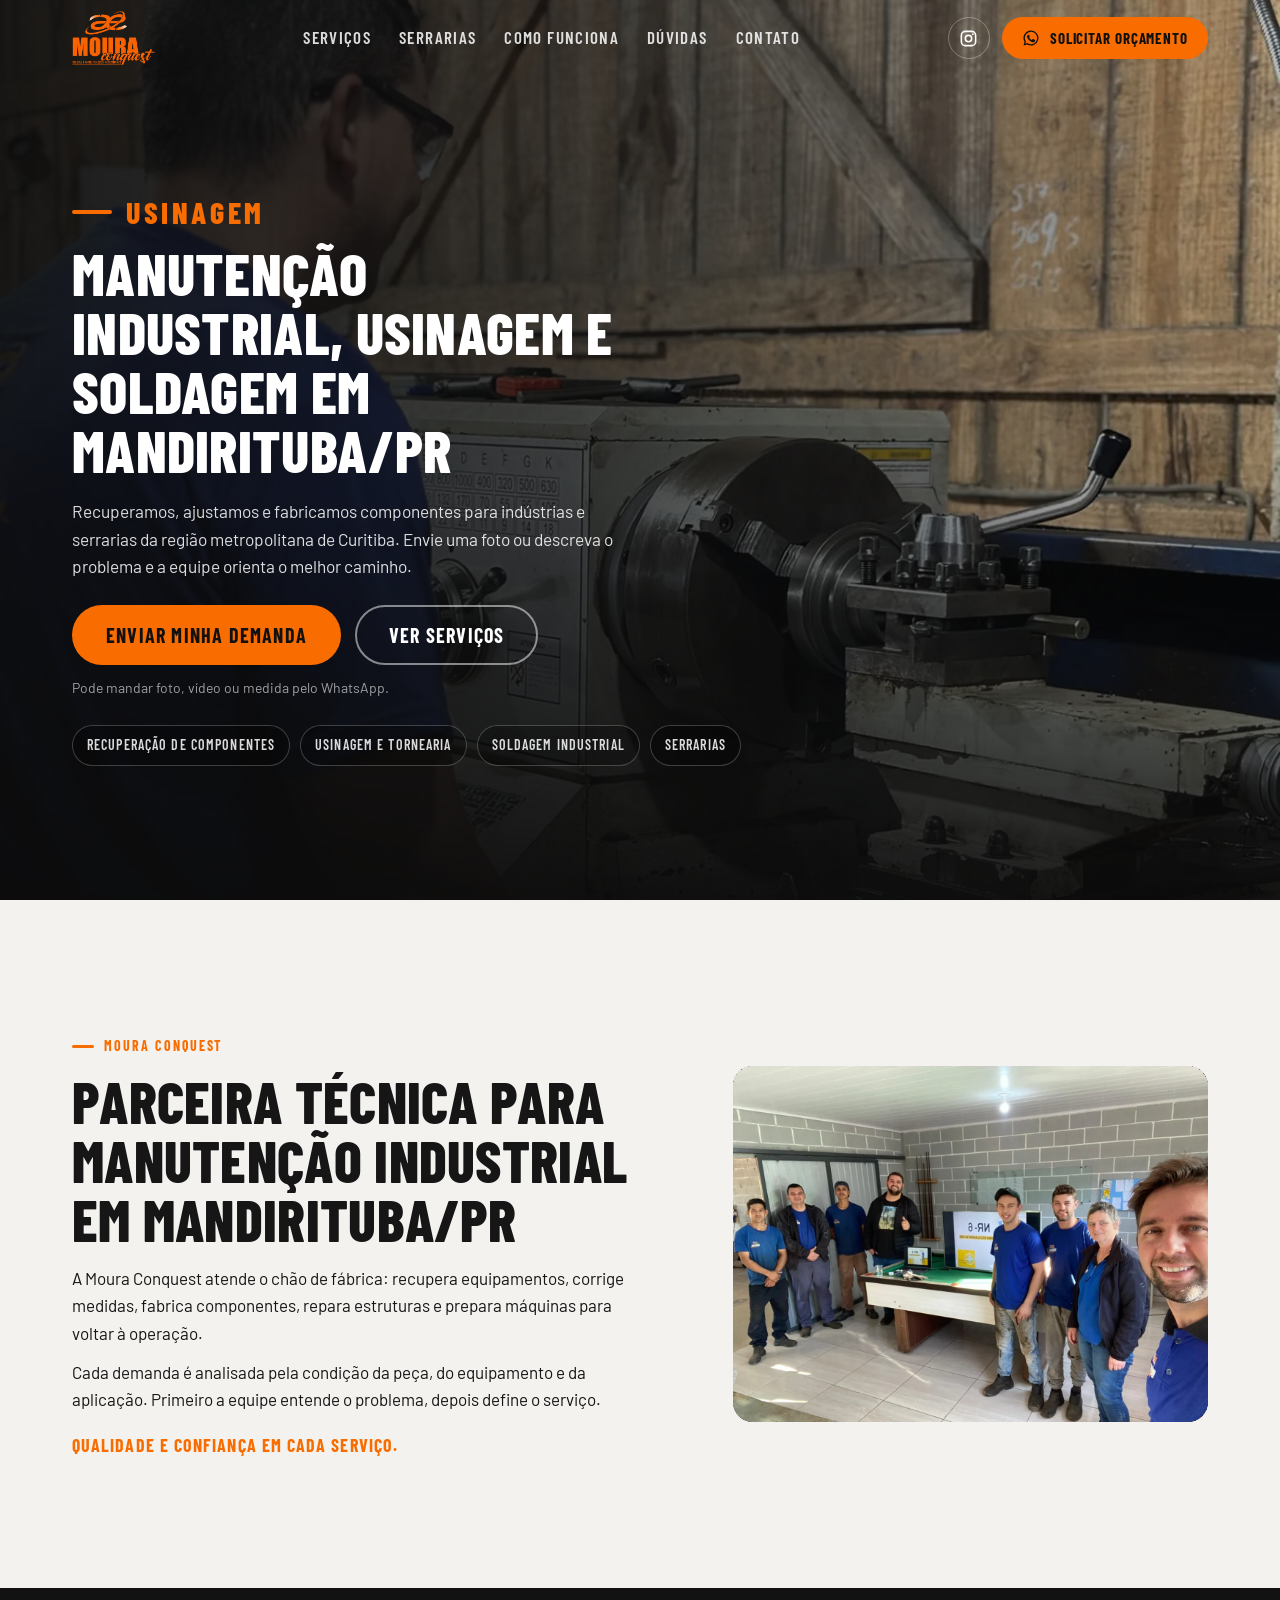
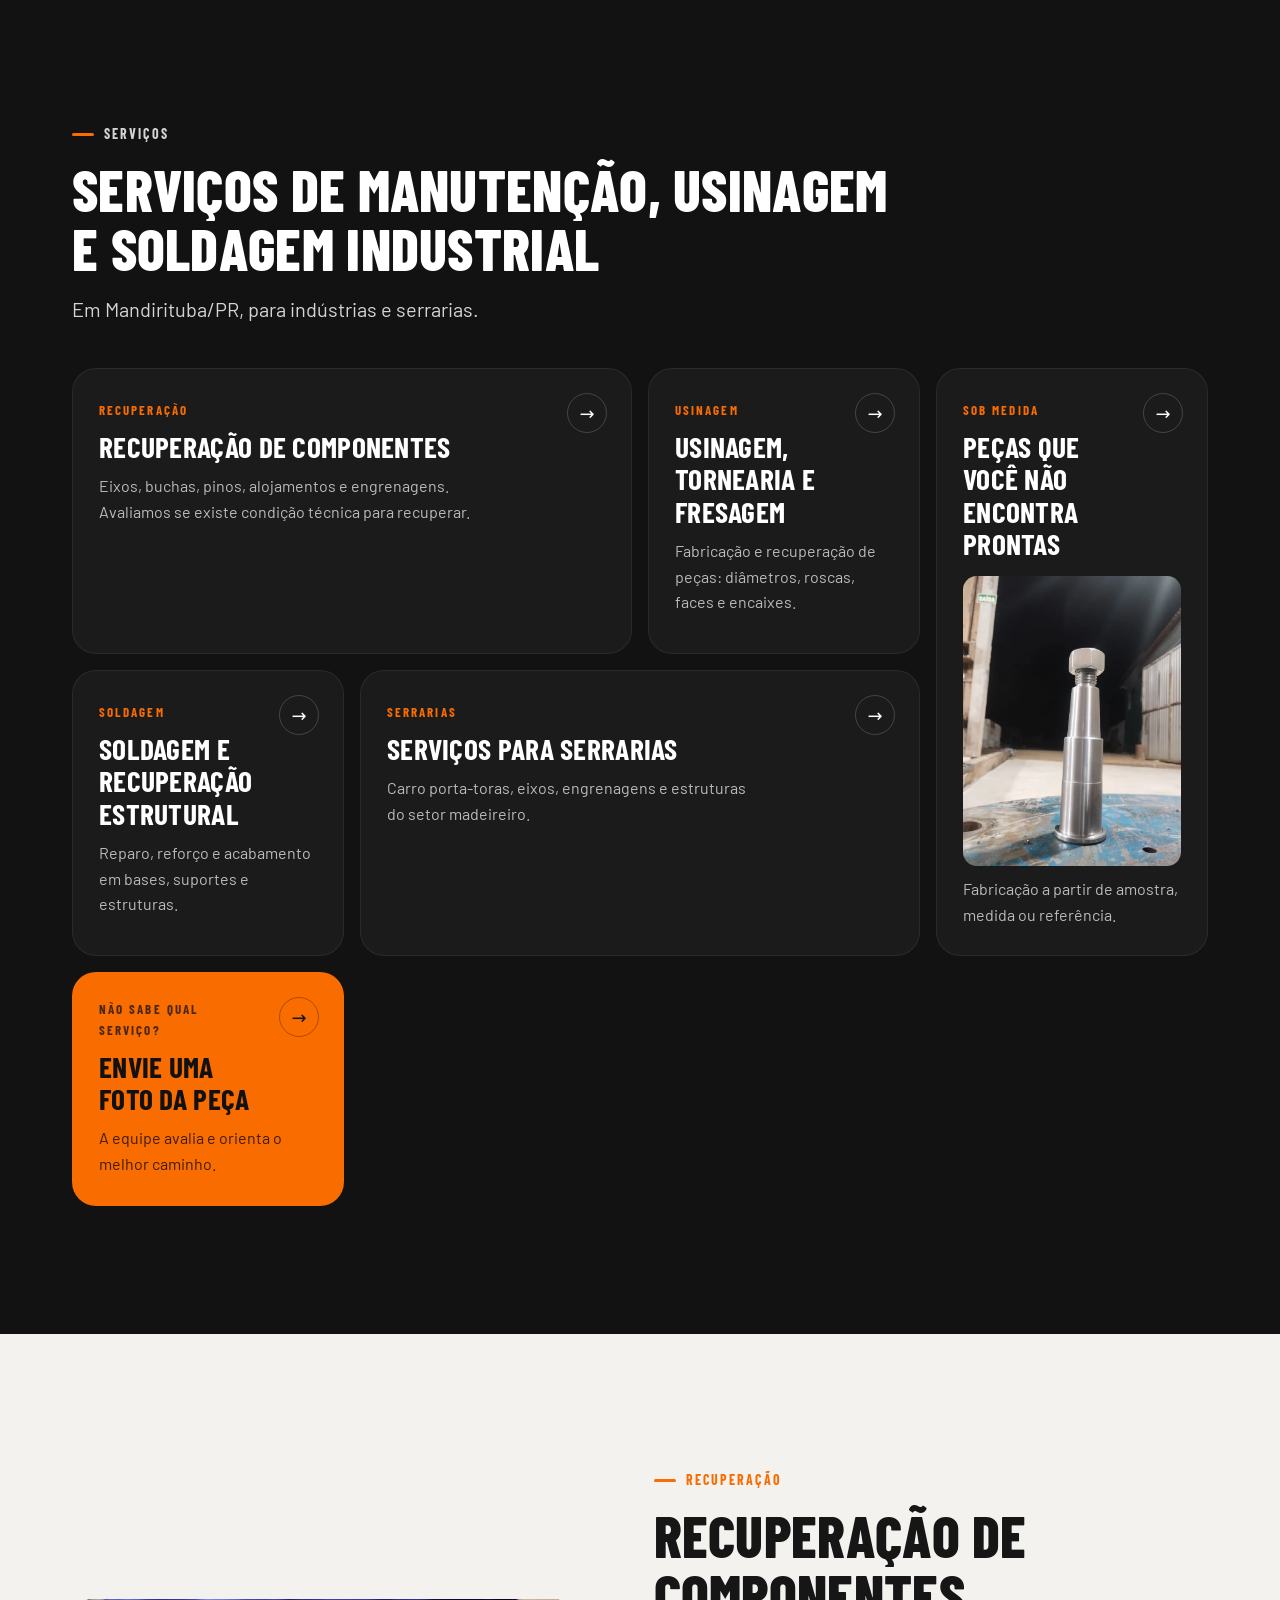
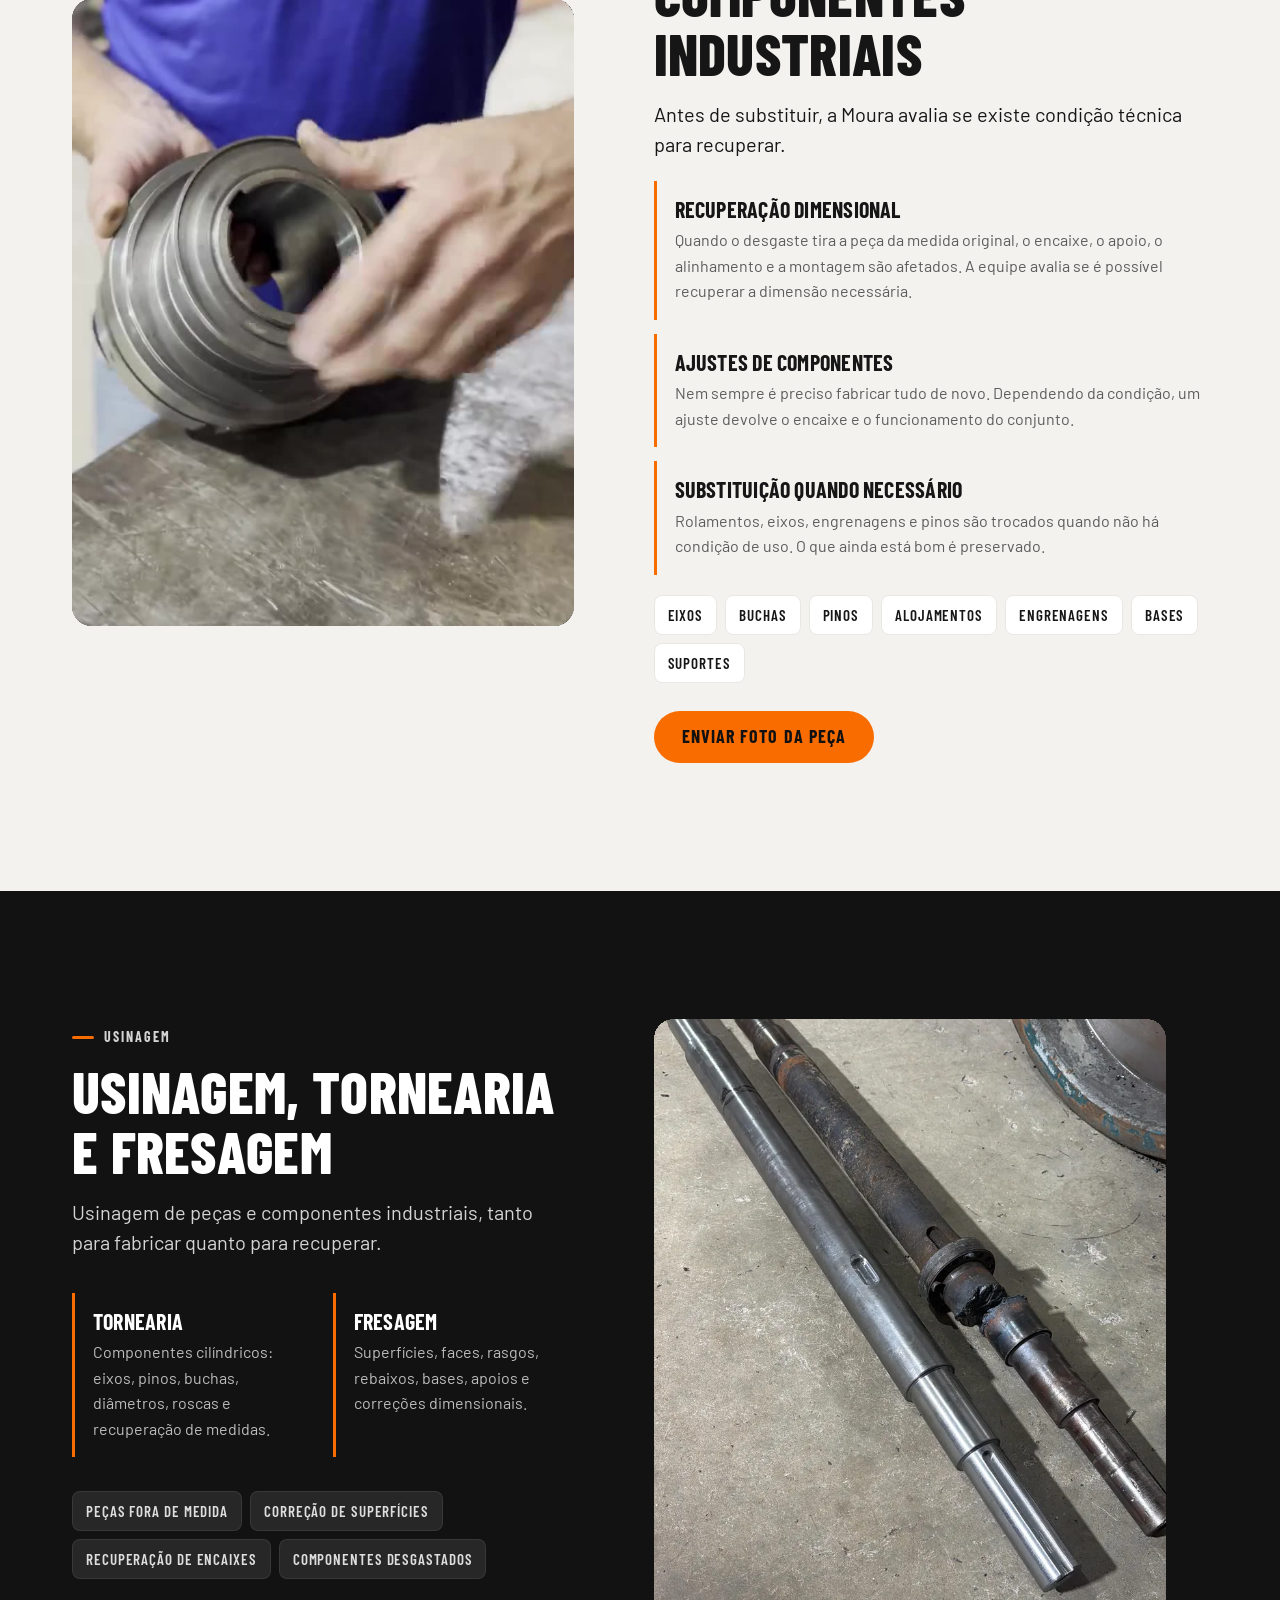
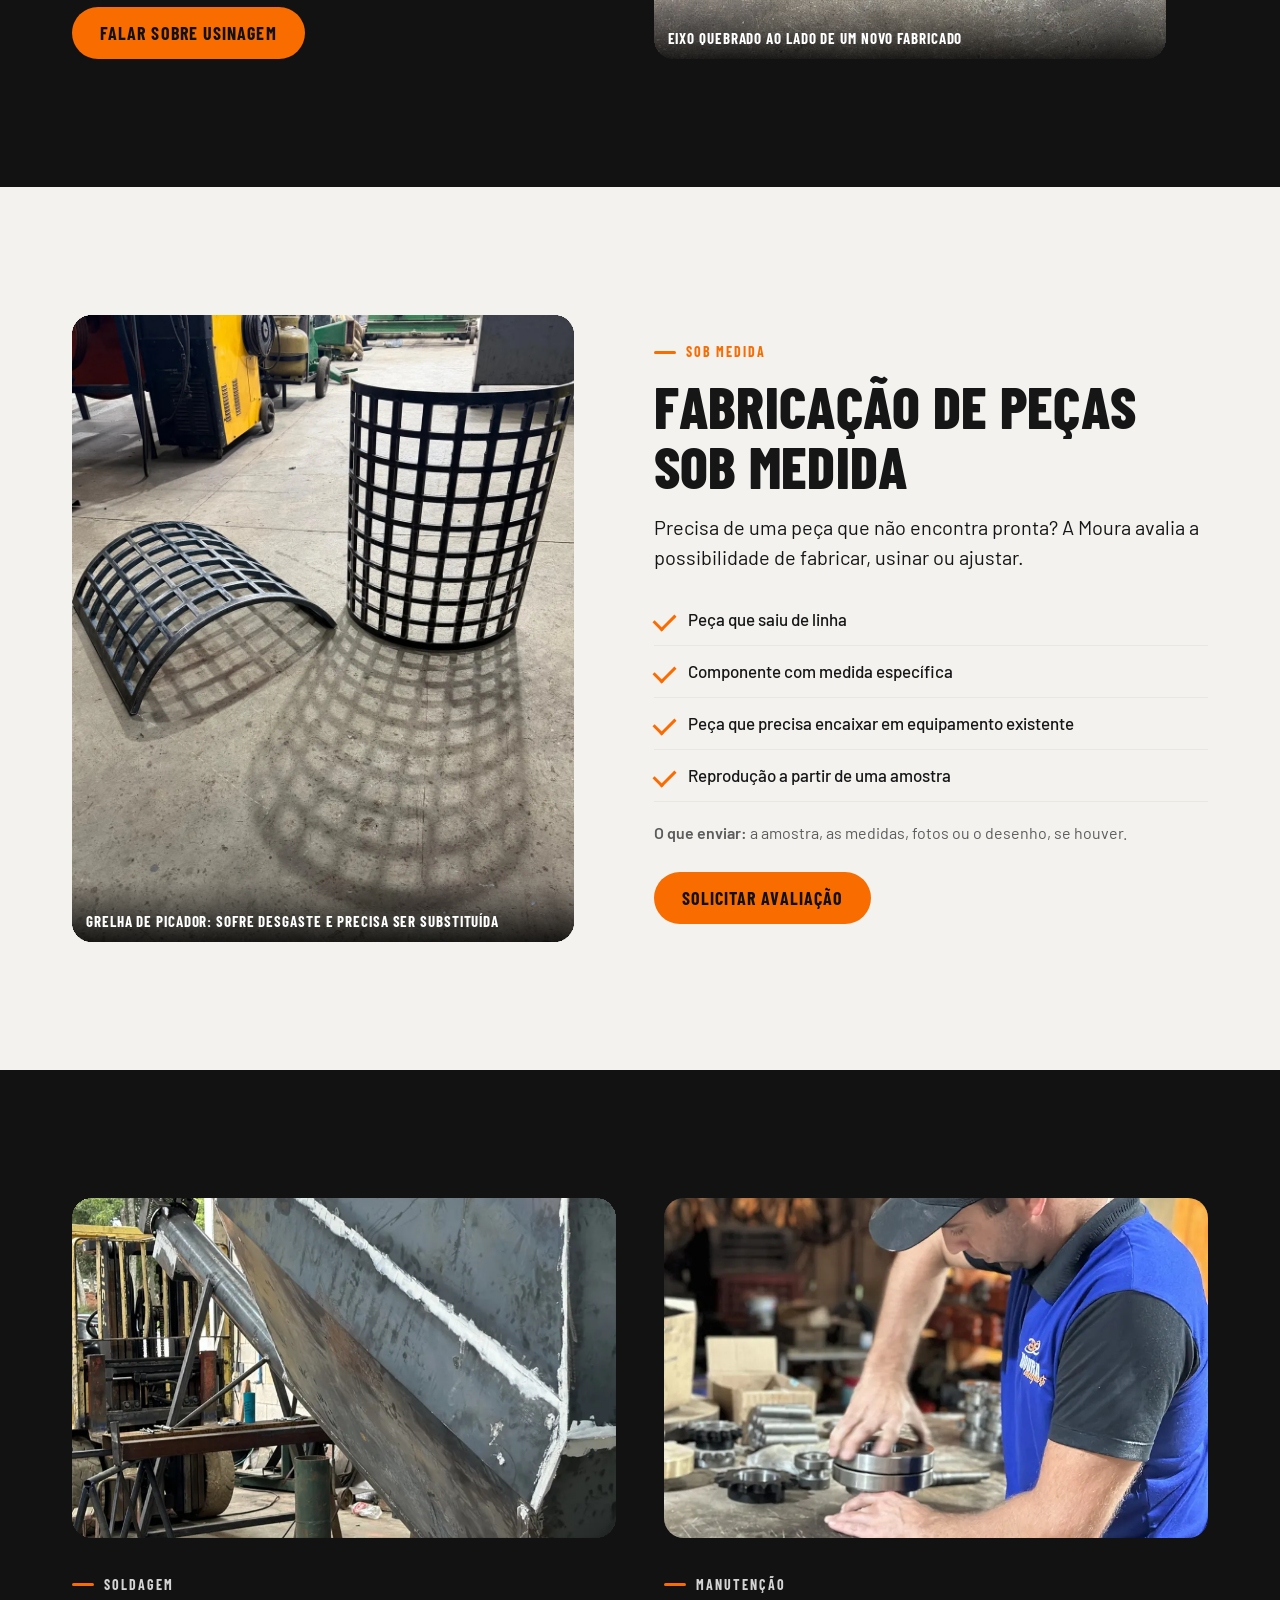
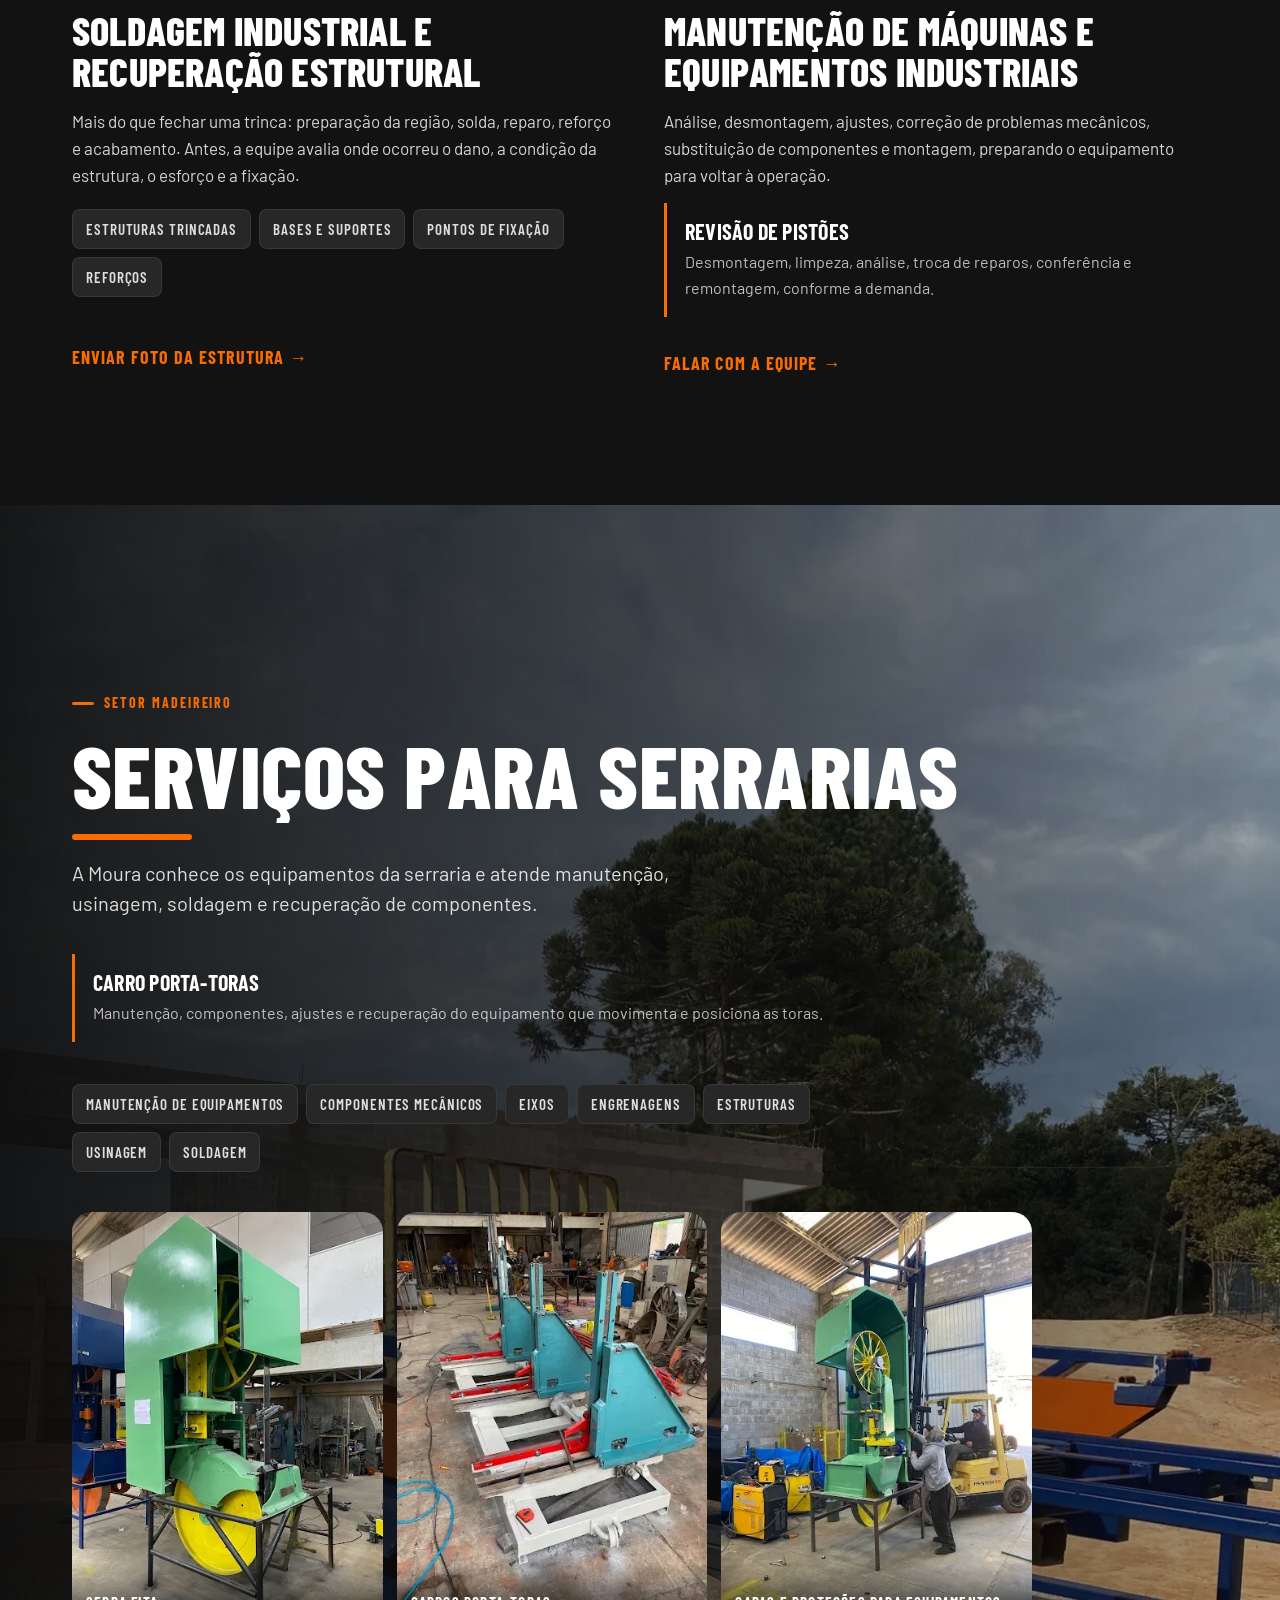
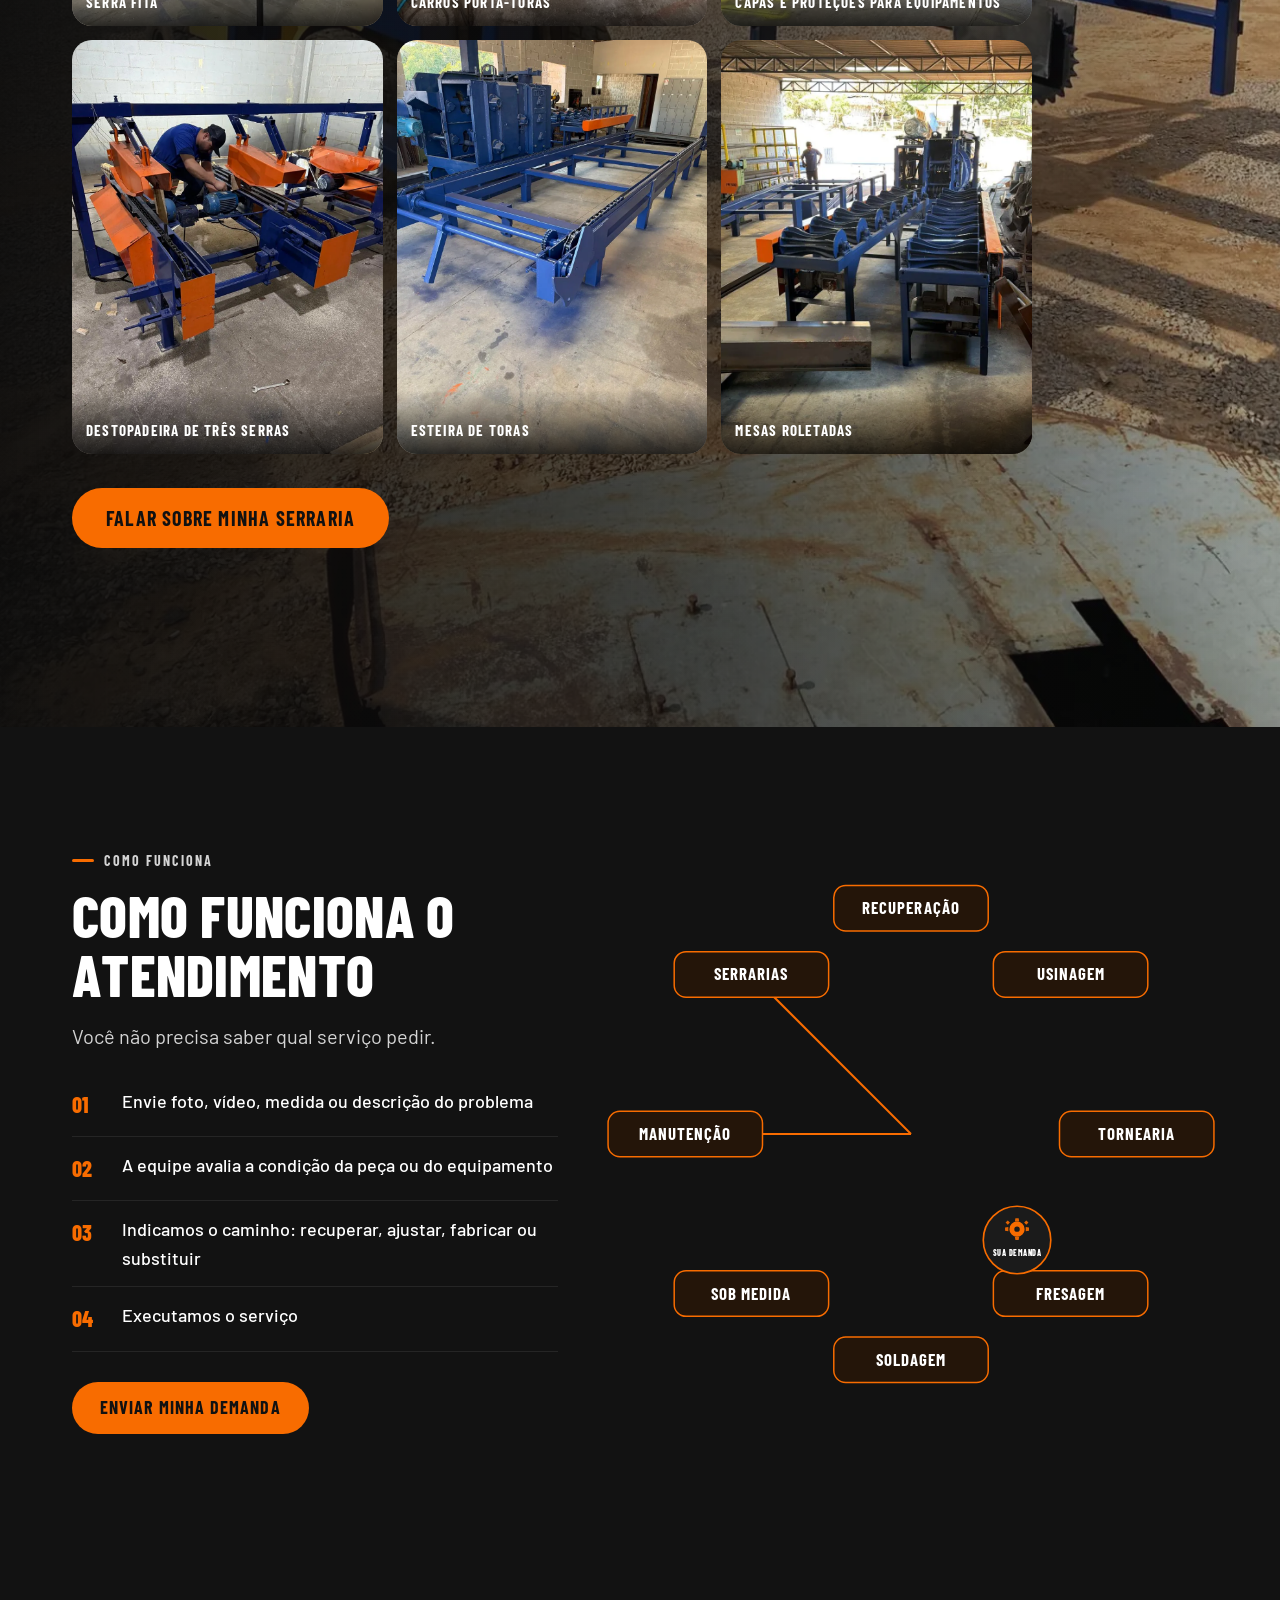
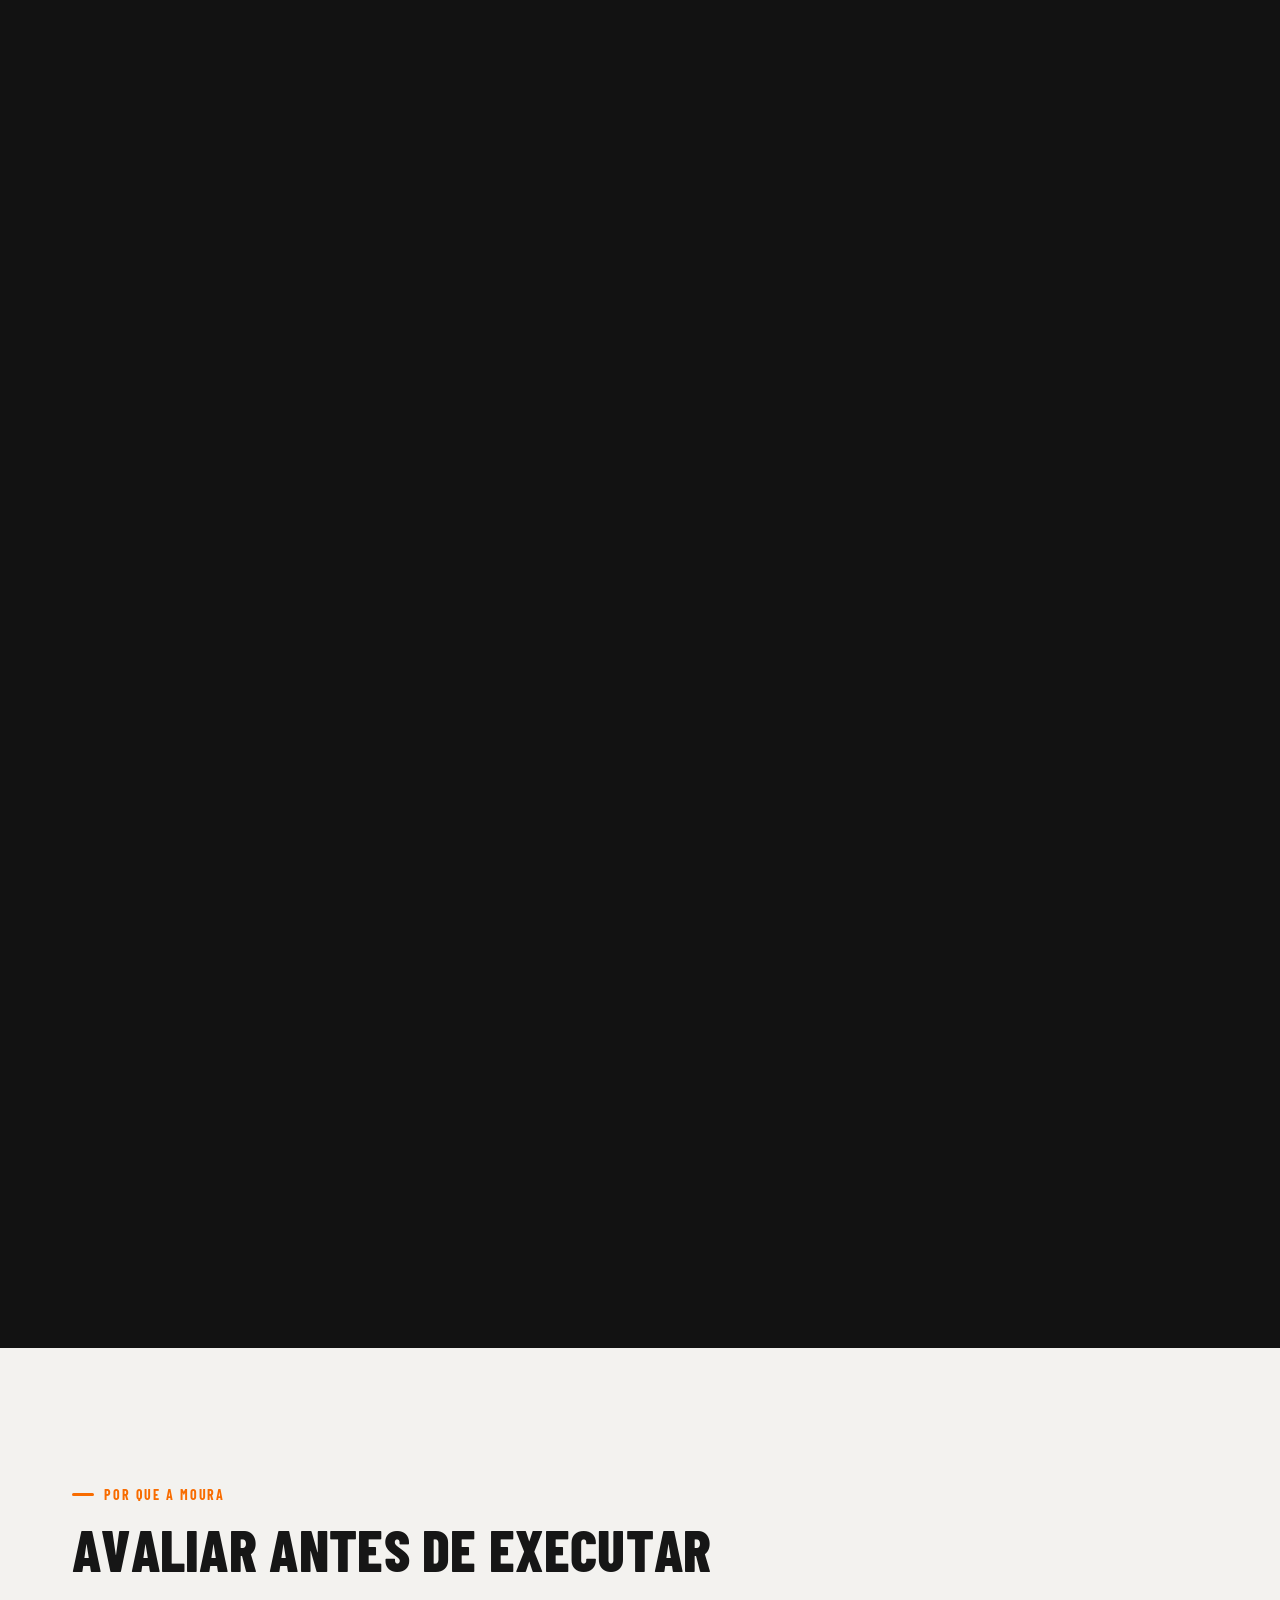
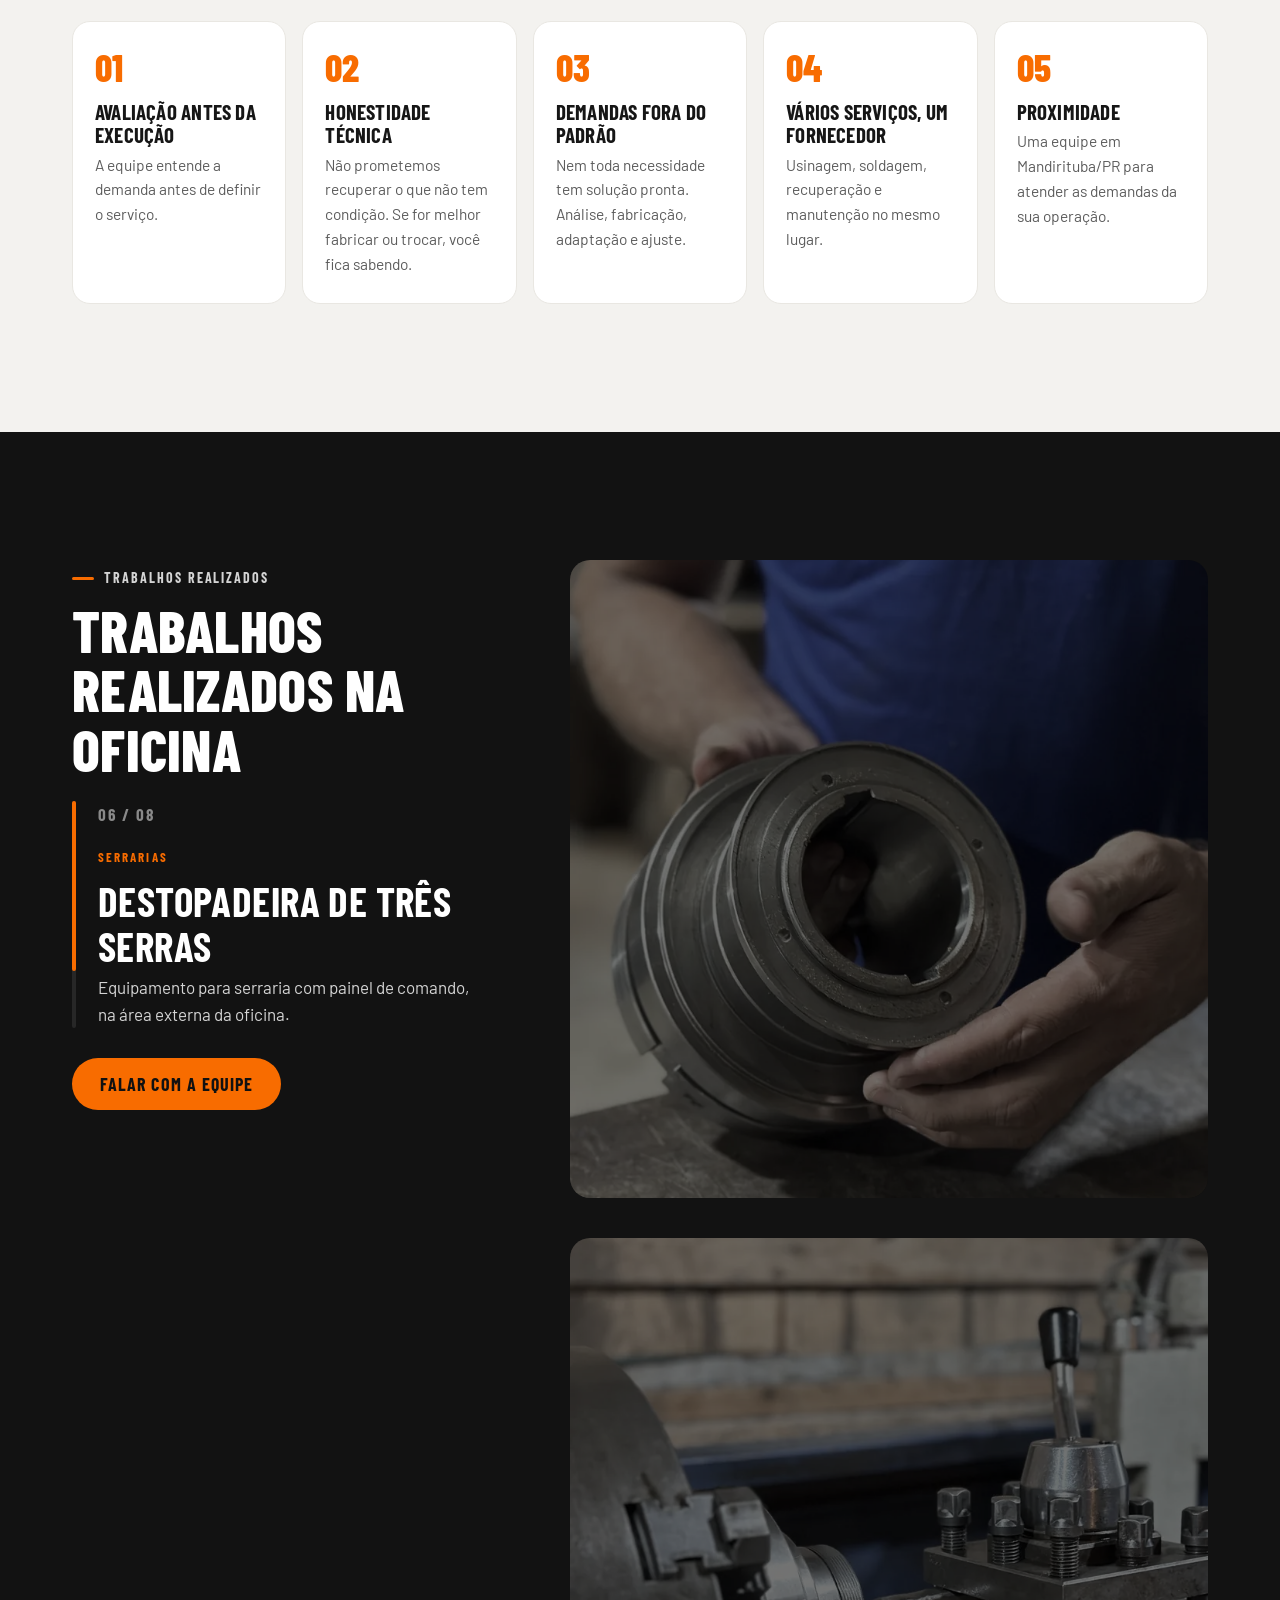
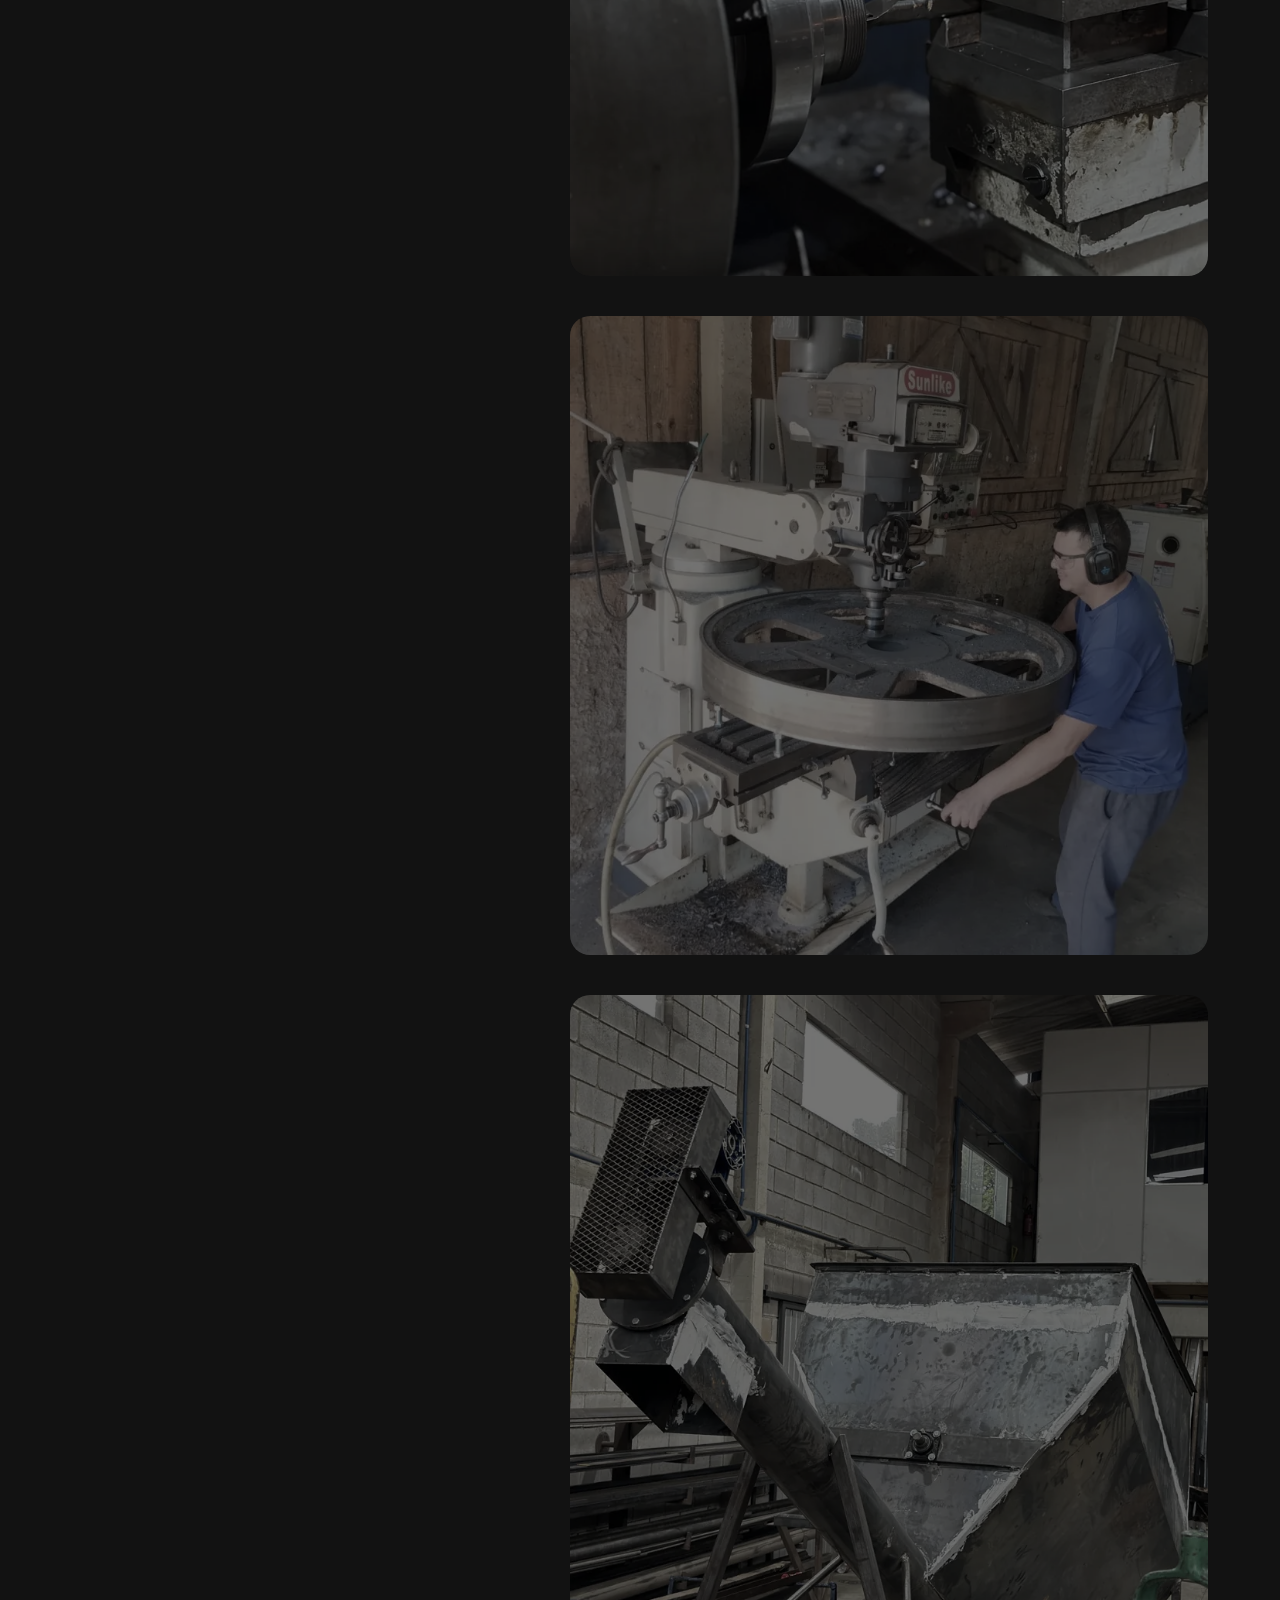
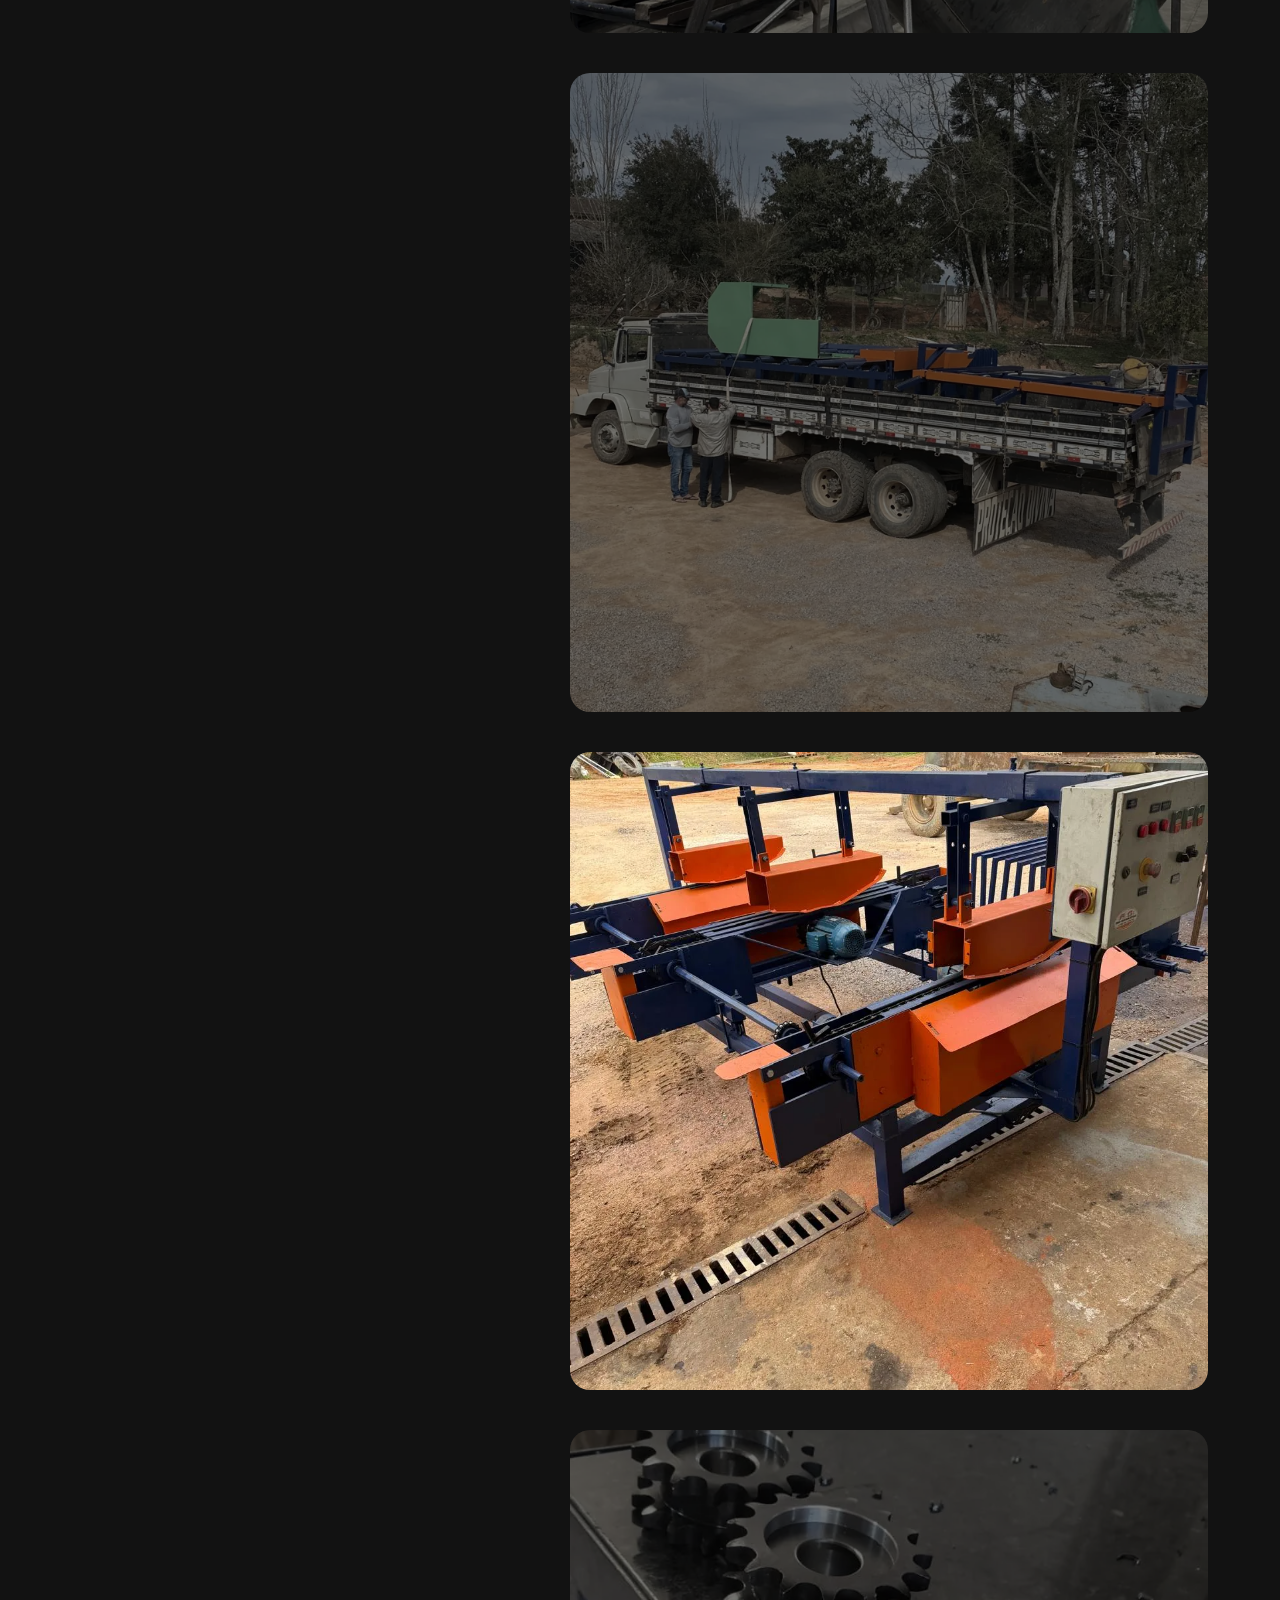
<file: index.html>
<!doctype html>
<html lang="pt-BR">
<head>
<meta charset="utf-8">
<meta name="viewport" content="width=device-width, initial-scale=1">
<title>Manutenção Industrial, Usinagem e Soldagem em Mandirituba/PR | Moura Conquest</title>
<meta name="description" content="Moura Conquest, em Mandirituba/PR (região metropolitana de Curitiba): manutenção industrial, usinagem, tornearia, fresagem, soldagem, recuperação de componentes e peças sob medida para indústrias e serrarias.">
<meta name="theme-color" content="#121212">
<meta name="robots" content="index, follow">
<link rel="canonical" href="https://moura-conquest.vercel.app/">
<meta property="og:url" content="https://moura-conquest.vercel.app/">
<meta property="og:type" content="website">
<meta property="og:locale" content="pt_BR">
<meta property="og:site_name" content="Moura Conquest">
<meta property="og:title" content="Moura Conquest | Manutenção industrial, usinagem e soldagem em Mandirituba/PR">
<meta property="og:description" content="Recuperação de componentes, usinagem, soldagem e peças sob medida para indústrias e serrarias. Envie uma foto da peça pelo WhatsApp.">
<meta property="og:image" content="https://moura-conquest.vercel.app/og-moura-conquest.jpg">
<link rel="icon" type="image/png" href="favicon.png">
<link rel="apple-touch-icon" href="apple-touch-icon.png">
<link rel="preload" href="barlow-condensed-latin-800-normal.woff2" as="font" type="font/woff2" crossorigin>
<link rel="preload" href="barlow-latin-400-normal.woff2" as="font" type="font/woff2" crossorigin>
<link rel="stylesheet" href="styles.css?v=7">

<script type="application/ld+json">
{
  "@context": "https://schema.org",
  "@type": "LocalBusiness",
  "name": "Moura Conquest",
  "alternateName": "Moura Conquest Soldas e Manutenções Industriais",
  "description": "Empresa de Mandirituba/PR, na região metropolitana de Curitiba, que faz manutenção industrial, usinagem, tornearia, fresagem, soldagem industrial, recuperação de componentes e fabricação de peças sob medida para indústrias e serrarias.",
  "slogan": "Qualidade e confiança em cada serviço.",
  "telephone": "+55-41-98729-2928",
  "image": "https://moura-conquest.vercel.app/logo-moura-conquest.png",
  "url": "https://moura-conquest.vercel.app/",
  "logo": "https://moura-conquest.vercel.app/logo-moura-conquest.png",
  "address": {
    "@type": "PostalAddress",
    "streetAddress": "Rua André Ferreira da Rocha, Estrada das Onças, km 3,5, Água Clara",
    "addressLocality": "Mandirituba",
    "postalCode": "83804-100",
    "addressRegion": "PR",
    "addressCountry": "BR"
  },
  "openingHoursSpecification": [
    {"@type": "OpeningHoursSpecification", "dayOfWeek": ["Monday", "Tuesday", "Wednesday", "Thursday", "Friday"], "opens": "07:30", "closes": "19:00"},
    {"@type": "OpeningHoursSpecification", "dayOfWeek": "Saturday", "opens": "07:30", "closes": "12:00"}
  ],
  "areaServed": ["Mandirituba", "Região metropolitana de Curitiba", "Paraná"],
  "hasMap": "https://www.google.com/maps/search/?api=1&query=Moura+Conquest+Mandirituba",
  "sameAs": ["https://www.instagram.com/mouraconquest/"],
  "knowsAbout": ["Manutenção industrial", "Usinagem", "Tornearia", "Fresagem", "Soldagem industrial", "Recuperação de componentes industriais", "Recuperação dimensional", "Fabricação de peças sob medida", "Recuperação estrutural", "Revisão de pistões", "Manutenção de carro porta-toras", "Manutenção para serrarias"],
  "hasOfferCatalog": {
    "@type": "OfferCatalog",
    "name": "Serviços industriais",
    "itemListElement": [
      {"@type": "Offer", "itemOffered": {"@type": "Service", "name": "Recuperação de componentes industriais"}},
      {"@type": "Offer", "itemOffered": {"@type": "Service", "name": "Usinagem, tornearia e fresagem"}},
      {"@type": "Offer", "itemOffered": {"@type": "Service", "name": "Fabricação de peças sob medida"}},
      {"@type": "Offer", "itemOffered": {"@type": "Service", "name": "Soldagem industrial e recuperação estrutural"}},
      {"@type": "Offer", "itemOffered": {"@type": "Service", "name": "Manutenção de máquinas e equipamentos industriais"}},
      {"@type": "Offer", "itemOffered": {"@type": "Service", "name": "Manutenção para serrarias e carro porta-toras"}}
    ]
  }
}
</script>
<script type="application/ld+json">
{
  "@context": "https://schema.org",
  "@type": "FAQPage",
  "mainEntity": [
    {"@type": "Question", "name": "Quais serviços a Moura Conquest realiza?", "acceptedAnswer": {"@type": "Answer", "text": "Manutenção industrial, usinagem, tornearia, fresagem, soldagem industrial, recuperação de componentes, recuperação dimensional, recuperação estrutural, revisão de pistões e fabricação de peças sob medida, para indústrias e serrarias."}},
    {"@type": "Question", "name": "Uma peça desgastada pode ser recuperada?", "acceptedAnswer": {"@type": "Answer", "text": "Depende da condição técnica da peça. A equipe da Moura Conquest avalia o desgaste, a medida e a aplicação antes de indicar se é possível recuperar, ajustar ou se é melhor fabricar uma nova."}},
    {"@type": "Question", "name": "Vocês fabricam peças sob medida?", "acceptedAnswer": {"@type": "Answer", "text": "Sim. A Moura avalia a possibilidade de fabricar peças que saíram de linha, que têm medida específica ou que não são encontradas prontas, a partir de amostra, medida ou referência."}},
    {"@type": "Question", "name": "Não sei qual serviço preciso. Como faço?", "acceptedAnswer": {"@type": "Answer", "text": "Envie uma foto, vídeo, medida ou a descrição do problema pelo WhatsApp (41) 98729-2928. A equipe avalia a situação e orienta o caminho mais adequado."}},
    {"@type": "Question", "name": "Vocês trabalham com tornearia e fresagem?", "acceptedAnswer": {"@type": "Answer", "text": "Sim. Tornearia para eixos, pinos, buchas, diâmetros e roscas, e fresagem para superfícies, faces, rasgos, rebaixos, bases e apoios, tanto na fabricação quanto na recuperação de componentes."}},
    {"@type": "Question", "name": "A Moura Conquest atende serrarias?", "acceptedAnswer": {"@type": "Answer", "text": "Sim. A Moura atende demandas do setor madeireiro, como manutenção de equipamentos, carro porta-toras, eixos, engrenagens, estruturas, usinagem, soldagem e recuperação de componentes."}},
    {"@type": "Question", "name": "Onde fica a Moura Conquest?", "acceptedAnswer": {"@type": "Answer", "text": "A Moura Conquest fica na Rua André Ferreira da Rocha, Estrada das Onças, km 3,5, Água Clara, Mandirituba/PR, CEP 83804-100, na região metropolitana de Curitiba. Atende de segunda a sexta das 07:30 às 19:00 e aos sábados das 07:30 às 12:00."}}
  ]
}
</script>
</head>
<body>

<a class="skip" href="#conteudo">Pular para o conteúdo</a>

<!-- ============ CABEÇALHO ============ -->
<header class="header" id="topo">
  <div class="wrap header__in">
    <a href="#inicio" class="header__logo" aria-label="Moura Conquest, início">
      <img src="logo-moura-conquest-header.png" alt="Moura Conquest Soldas e Manutenções Industriais" width="309" height="200">
    </a>
    <nav class="nav" id="nav" aria-label="Menu principal">
      <a href="#servicos">Serviços</a>
      <a href="#serrarias">Serrarias</a>
      <a href="#como-funciona">Como funciona</a>
      <a href="#faq">Dúvidas</a>
      <a href="#contato">Contato</a>
    </nav>
    <div class="header__acoes">
      <a class="ico-btn" href="https://www.instagram.com/mouraconquest/" target="_blank" rel="noopener" aria-label="Instagram da Moura Conquest">
        <svg viewBox="0 0 24 24" aria-hidden="true"><rect x="3" y="3" width="18" height="18" rx="5"/><circle cx="12" cy="12" r="4"/><circle cx="17.5" cy="6.5" r="1.1" class="fill"/></svg>
      </a>
      <a class="btn btn--laranja btn--sm" href="https://wa.me/5541987292928" target="_blank" rel="noopener" data-wa="Olá! Vim pelo site e quero solicitar um orçamento." data-cta="header">
        <svg viewBox="0 0 24 24" aria-hidden="true" class="wa-ico"><path d="M12 2a10 10 0 0 0-8.6 15.1L2 22l5-1.3A10 10 0 1 0 12 2Zm0 18.2a8.2 8.2 0 0 1-4.2-1.2l-.3-.2-3 .8.8-2.9-.2-.3A8.2 8.2 0 1 1 12 20.2Zm4.5-6.1c-.2-.1-1.5-.7-1.7-.8s-.4-.1-.6.1-.7.8-.8 1-.3.2-.5.1a6.7 6.7 0 0 1-3.3-2.9c-.2-.4.2-.4.7-1.3a.4.4 0 0 0 0-.4l-.8-1.8c-.2-.5-.4-.4-.6-.4h-.5a1 1 0 0 0-.7.3 3 3 0 0 0-.9 2.2 5.1 5.1 0 0 0 1.1 2.7 11.7 11.7 0 0 0 4.5 4c1.7.7 2.3.8 3.2.6a2.7 2.7 0 0 0 1.7-1.2 2.2 2.2 0 0 0 .2-1.2c-.1-.1-.3-.2-.5-.3Z"/></svg>
        <span class="hide-sm">Solicitar orçamento</span><span class="show-sm">WhatsApp</span>
      </a>
      <button class="menu-btn" id="menuBtn" aria-label="Abrir menu" aria-expanded="false" aria-controls="nav"><span></span><span></span><span></span></button>
    </div>
  </div>
</header>

<main id="conteudo">

<!-- ============ HERO ============ -->
<section class="hero" id="inicio">
  <figure class="ph hero__bg" data-label="Foto da oficina: torno ou solda em ação">
    <img src="hero-oficina.webp" alt="Profissional da Moura Conquest operando torno na oficina em Mandirituba/PR" fetchpriority="high" onerror="this.remove()">
  </figure>
  <div class="hero__shade" aria-hidden="true"></div>
  <div class="wrap hero__in">
    <p class="hero__rotator" aria-label="Recuperação, usinagem, tornearia, fresagem, soldagem e peças sob medida">
      <span class="rot" id="rot" aria-hidden="true">RECUPERAÇÃO</span>
    </p>
    <h1 class="hero__h1">Manutenção industrial, usinagem e soldagem em Mandirituba/PR</h1>
    <p class="hero__sub">Recuperamos, ajustamos e fabricamos componentes para indústrias e serrarias da região metropolitana de Curitiba. Envie uma foto ou descreva o problema e a equipe orienta o melhor caminho.</p>
    <div class="hero__ctas">
      <a class="btn btn--laranja btn--lg" href="https://wa.me/5541987292928" target="_blank" rel="noopener" data-wa="Olá! Vim pelo site e quero enviar uma demanda para avaliação." data-cta="hero">Enviar minha demanda</a>
      <a class="btn btn--linha btn--lg" href="#servicos">Ver serviços</a>
    </div>
    <p class="hero__micro">Pode mandar foto, vídeo ou medida pelo WhatsApp.</p>
    <ul class="hero__chips" aria-label="Principais serviços">
      <li>Recuperação de componentes</li><li>Usinagem e tornearia</li><li>Soldagem industrial</li><li>Serrarias</li>
    </ul>
  </div>
</section>

<!-- ============ APRESENTAÇÃO ============ -->
<section class="sec sec--claro" id="sobre">
  <div class="wrap sobre">
    <div class="sobre__txt">
      <p class="eyebrow">Moura Conquest</p>
      <h2 class="h2 clip">Parceira técnica para manutenção industrial em Mandirituba/PR</h2>
      <p>A Moura Conquest atende o chão de fábrica: recupera equipamentos, corrige medidas, fabrica componentes, repara estruturas e prepara máquinas para voltar à operação.</p>
      <p>Cada demanda é analisada pela condição da peça, do equipamento e da aplicação. Primeiro a equipe entende o problema, depois define o serviço.</p>
      <p class="assinatura">Qualidade e confiança em cada serviço.</p>
    </div>
    <figure class="ph ph--r sobre__foto canto" data-label="Foto da equipe na oficina">
      <img src="equipe-oficina.webp" alt="Equipe da Moura Conquest em Mandirituba/PR" loading="lazy" onerror="this.remove()">
    </figure>
  </div>
</section>

<!-- ============ SERVIÇOS (BENTO) ============ -->
<section class="sec sec--escuro" id="servicos">
  <div class="wrap">
    <div class="sec__head">
      <p class="eyebrow">Serviços</p>
      <h2 class="h2 clip">Serviços de manutenção, usinagem e soldagem industrial</h2>
      <p class="lead">Em Mandirituba/PR, para indústrias e serrarias.</p>
    </div>

    <div class="bento" id="bento">
      <a class="bcard b-0" href="#recuperacao">
        <span class="bcard__spot"></span><span class="bcard__glow"></span>
        <div class="bcard__top"><span class="bcard__label">Recuperação</span><h3>Recuperação de componentes</h3></div>
        <p>Eixos, buchas, pinos, alojamentos e engrenagens. Avaliamos se existe condição técnica para recuperar.</p>
        <span class="bcard__seta" aria-hidden="true">→</span>
      </a>
      <a class="bcard b-1" href="#usinagem">
        <span class="bcard__spot"></span><span class="bcard__glow"></span>
        <div class="bcard__top"><span class="bcard__label">Usinagem</span><h3>Usinagem, tornearia e fresagem</h3></div>
        <p>Fabricação e recuperação de peças: diâmetros, roscas, faces e encaixes.</p>
        <span class="bcard__seta" aria-hidden="true">→</span>
      </a>
      <a class="bcard b-2" href="#fabricacao">
        <span class="bcard__spot"></span><span class="bcard__glow"></span>
        <div class="bcard__top"><span class="bcard__label">Sob medida</span><h3>Peças que você não encontra prontas</h3></div>
        <figure class="ph bcard__foto" data-label="Peça fabricada sob medida">
          <img src="peca-sob-medida.webp" alt="Peça industrial fabricada sob medida pela Moura Conquest" loading="lazy" onerror="this.remove()">
        </figure>
        <p>Fabricação a partir de amostra, medida ou referência.</p>
        <span class="bcard__seta" aria-hidden="true">→</span>
      </a>
      <a class="bcard b-3" href="#soldagem">
        <span class="bcard__spot"></span><span class="bcard__glow"></span>
        <div class="bcard__top"><span class="bcard__label">Soldagem</span><h3>Soldagem e recuperação estrutural</h3></div>
        <p>Reparo, reforço e acabamento em bases, suportes e estruturas.</p>
        <span class="bcard__seta" aria-hidden="true">→</span>
      </a>
      <a class="bcard b-4" href="#serrarias">
        <span class="bcard__spot"></span><span class="bcard__glow"></span>
        <div class="bcard__top"><span class="bcard__label">Serrarias</span><h3>Serviços para serrarias</h3></div>
        <p>Carro porta-toras, eixos, engrenagens e estruturas do setor madeireiro.</p>
        <span class="bcard__seta" aria-hidden="true">→</span>
      </a>
      <a class="bcard bcard--cta b-5" href="https://wa.me/5541987292928" target="_blank" rel="noopener" data-wa="Olá! Vim pelo site e quero enviar uma demanda para avaliação." data-cta="bento-cta">
        <span class="bcard__spot"></span>
        <div class="bcard__top"><span class="bcard__label">Não sabe qual serviço?</span><h3>Envie uma foto da peça</h3></div>
        <p>A equipe avalia e orienta o melhor caminho.</p>
        <span class="bcard__seta" aria-hidden="true">→</span>
      </a>
    </div>
  </div>
</section>

<!-- ============ RECUPERAÇÃO ============ -->
<section class="sec sec--claro servico" id="recuperacao">
  <div class="wrap split">
    <figure class="ph ph--r split__foto canto" data-label="Componente usinado">
      <img src="recuperacao-componente.webp" alt="Componente industrial usinado na Moura Conquest" loading="lazy" onerror="this.remove()">
      <video class="ph__video" src="recuperacao-video.mp4" poster="recuperacao-video-poster.jpg" muted loop playsinline autoplay preload="none" aria-label="Vídeo de componente industrial usinado na oficina da Moura Conquest"></video>
    </figure>
    <div class="split__txt">
      <p class="eyebrow">Recuperação</p>
      <h2 class="h2 clip">Recuperação de componentes industriais</h2>
      <p class="lead">Antes de substituir, a Moura avalia se existe condição técnica para recuperar.</p>
      <div class="sub">
        <h3>Recuperação dimensional</h3>
        <p>Quando o desgaste tira a peça da medida original, o encaixe, o apoio, o alinhamento e a montagem são afetados. A equipe avalia se é possível recuperar a dimensão necessária.</p>
      </div>
      <div class="sub">
        <h3>Ajustes de componentes</h3>
        <p>Nem sempre é preciso fabricar tudo de novo. Dependendo da condição, um ajuste devolve o encaixe e o funcionamento do conjunto.</p>
      </div>
      <div class="sub">
        <h3>Substituição quando necessário</h3>
        <p>Rolamentos, eixos, engrenagens e pinos são trocados quando não há condição de uso. O que ainda está bom é preservado.</p>
      </div>
      <ul class="tags"><li>Eixos</li><li>Buchas</li><li>Pinos</li><li>Alojamentos</li><li>Engrenagens</li><li>Bases</li><li>Suportes</li></ul>
      <a class="btn btn--laranja" href="https://wa.me/5541987292928" target="_blank" rel="noopener" data-wa="Olá! Tenho uma peça para avaliar se pode ser recuperada." data-cta="recuperacao">Enviar foto da peça</a>
    </div>
  </div>
</section>

<!-- ============ USINAGEM ============ -->
<section class="sec sec--escuro servico" id="usinagem">
  <div class="wrap split split--inv">
    <figure class="ph ph--r split__foto canto canto--dir foto-leg" data-label="Eixo quebrado ao lado de um novo fabricado">
      <img src="usinagem-eixo-quebrado-e-novo.webp" alt="Eixo quebrado ao lado de um eixo novo fabricado pela Moura Conquest" loading="lazy" onerror="this.remove()">
      <figcaption>Eixo quebrado ao lado de um novo fabricado</figcaption>
    </figure>
    <div class="split__txt">
      <p class="eyebrow">Usinagem</p>
      <h2 class="h2 clip">Usinagem, tornearia e fresagem</h2>
      <p class="lead">Usinagem de peças e componentes industriais, tanto para fabricar quanto para recuperar.</p>
      <div class="duo">
        <div class="sub">
          <h3>Tornearia</h3>
          <p>Componentes cilíndricos: eixos, pinos, buchas, diâmetros, roscas e recuperação de medidas.</p>
        </div>
        <div class="sub">
          <h3>Fresagem</h3>
          <p>Superfícies, faces, rasgos, rebaixos, bases, apoios e correções dimensionais.</p>
        </div>
      </div>
      <ul class="tags tags--escuro"><li>Peças fora de medida</li><li>Correção de superfícies</li><li>Recuperação de encaixes</li><li>Componentes desgastados</li></ul>
      <a class="btn btn--laranja" href="https://wa.me/5541987292928" target="_blank" rel="noopener" data-wa="Olá! Preciso de usinagem para uma peça ou componente." data-cta="usinagem">Falar sobre usinagem</a>
    </div>
  </div>
</section>

<!-- ============ FABRICAÇÃO ============ -->
<section class="sec sec--claro servico" id="fabricacao">
  <div class="wrap split">
    <figure class="ph ph--r split__foto canto foto-leg" data-label="Grelha de picador">
      <img src="fabricacao-grelha-picador.webp" alt="Grelhas de picador, peça que sofre desgaste e precisa ser substituída" loading="lazy" onerror="this.remove()">
      <figcaption>Grelha de picador: sofre desgaste e precisa ser substituída</figcaption>
    </figure>
    <div class="split__txt">
      <p class="eyebrow">Sob medida</p>
      <h2 class="h2 clip">Fabricação de peças sob medida</h2>
      <p class="lead">Precisa de uma peça que não encontra pronta? A Moura avalia a possibilidade de fabricar, usinar ou ajustar.</p>
      <ul class="lista">
        <li>Peça que saiu de linha</li>
        <li>Componente com medida específica</li>
        <li>Peça que precisa encaixar em equipamento existente</li>
        <li>Reprodução a partir de uma amostra</li>
      </ul>
      <p class="nota"><strong>O que enviar:</strong> a amostra, as medidas, fotos ou o desenho, se houver.</p>
      <a class="btn btn--laranja" href="https://wa.me/5541987292928" target="_blank" rel="noopener" data-wa="Olá! Preciso de uma peça sob medida que não encontro pronta." data-cta="fabricacao">Solicitar avaliação</a>
    </div>
  </div>
</section>

<!-- ============ SOLDAGEM + MANUTENÇÃO ============ -->
<section class="sec sec--escuro" id="soldagem">
  <div class="wrap duas">
    <article class="painel">
      <figure class="ph ph--r painel__foto" data-label="Soldagem em andamento">
        <img src="soldagem.webp" alt="Estrutura metálica soldada na oficina da Moura Conquest" loading="lazy" onerror="this.remove()">
      </figure>
      <p class="eyebrow">Soldagem</p>
      <h2 class="h2 h2--sm clip">Soldagem industrial e recuperação estrutural</h2>
      <p>Mais do que fechar uma trinca: preparação da região, solda, reparo, reforço e acabamento. Antes, a equipe avalia onde ocorreu o dano, a condição da estrutura, o esforço e a fixação.</p>
      <ul class="tags tags--escuro"><li>Estruturas trincadas</li><li>Bases e suportes</li><li>Pontos de fixação</li><li>Reforços</li></ul>
      <a class="link-cta" href="https://wa.me/5541987292928" target="_blank" rel="noopener" data-wa="Olá! Tenho uma estrutura para avaliar solda ou reforço." data-cta="soldagem">Enviar foto da estrutura →</a>
    </article>
    <article class="painel" id="manutencao">
      <figure class="ph ph--r painel__foto" data-label="Equipamento desmontado ou pistão em revisão">
        <img src="manutencao-equipamento.webp" alt="Manutenção de equipamento industrial na oficina da Moura Conquest" loading="lazy" onerror="this.remove()">
      </figure>
      <p class="eyebrow">Manutenção</p>
      <h2 class="h2 h2--sm clip">Manutenção de máquinas e equipamentos industriais</h2>
      <p>Análise, desmontagem, ajustes, correção de problemas mecânicos, substituição de componentes e montagem, preparando o equipamento para voltar à operação.</p>
      <div class="sub sub--escuro">
        <h3>Revisão de pistões</h3>
        <p>Desmontagem, limpeza, análise, troca de reparos, conferência e remontagem, conforme a demanda.</p>
      </div>
      <a class="link-cta" href="https://wa.me/5541987292928" target="_blank" rel="noopener" data-wa="Olá! Preciso de manutenção em um equipamento." data-cta="manutencao">Falar com a equipe →</a>
    </article>
  </div>
</section>

<!-- ============ SERRARIAS ============ -->
<section class="serrarias" id="serrarias">
  <figure class="ph serrarias__bg" data-label="Vídeo ou foto do carro porta-toras em operação">
    <img src="carro-porta-toras.webp" alt="Carro porta-toras para serraria na Moura Conquest" loading="lazy" onerror="this.remove()">
  </figure>
  <div class="serrarias__shade" aria-hidden="true"></div>
  <div class="wrap serrarias__in">
    <p class="eyebrow">Setor madeireiro</p>
    <h2 class="h2 h2--xl clip">Serviços para serrarias</h2>
    <p class="lead">A Moura conhece os equipamentos da serraria e atende manutenção, usinagem, soldagem e recuperação de componentes.</p>
    <div class="serrarias__grid">
      <div class="sub sub--escuro">
        <h3>Carro porta-toras</h3>
        <p>Manutenção, componentes, ajustes e recuperação do equipamento que movimenta e posiciona as toras.</p>
      </div>
      <ul class="tags tags--escuro">
        <li>Manutenção de equipamentos</li><li>Componentes mecânicos</li><li>Eixos</li><li>Engrenagens</li><li>Estruturas</li><li>Usinagem</li><li>Soldagem</li>
      </ul>
    </div>
    <div class="serrarias__fotos">
      <figure class="ph ph--r"><img src="serraria-serra-fita.webp" alt="Serra fita para serraria na oficina da Moura Conquest" loading="lazy" onerror="this.remove()"><figcaption>Serra fita</figcaption></figure>
      <figure class="ph ph--r"><img src="serraria-carros-porta-toras.webp" alt="Carros porta-toras na oficina da Moura Conquest" loading="lazy" onerror="this.remove()"><figcaption>Carros porta-toras</figcaption></figure>
      <figure class="ph ph--r"><img src="serraria-serra-fita-montagem.webp" alt="Capas e proteções para equipamentos de serraria na oficina da Moura Conquest" loading="lazy" onerror="this.remove()"><figcaption>Capas e proteções para equipamentos</figcaption></figure>
      <figure class="ph ph--r"><img src="serraria-destopadeira-tres-serras.webp" alt="Destopadeira de três serras na oficina da Moura Conquest" loading="lazy" onerror="this.remove()"><figcaption>Destopadeira de três serras</figcaption></figure>
      <figure class="ph ph--r"><img src="serraria-esteira-de-toras.webp" alt="Esteira de toras na oficina da Moura Conquest" loading="lazy" onerror="this.remove()"><figcaption>Esteira de toras</figcaption></figure>
      <figure class="ph ph--r"><img src="serraria-mesas-roletadas.webp" alt="Mesas roletadas para serraria na Moura Conquest" loading="lazy" onerror="this.remove()"><figcaption>Mesas roletadas</figcaption></figure>
    </div>
    <a class="btn btn--laranja btn--lg" href="https://wa.me/5541987292928" target="_blank" rel="noopener" data-wa="Olá! Tenho uma demanda na minha serraria." data-cta="serrarias">Falar sobre minha serraria</a>
  </div>
</section>

<!-- ============ COMO FUNCIONA (CONEXÃO) ============ -->
<section class="sec sec--escuro conecta" id="como-funciona">
  <div class="conecta__pin">
    <div class="wrap conecta__in">
      <div class="conecta__txt">
        <p class="eyebrow">Como funciona</p>
        <h2 class="h2 clip">Como funciona o atendimento</h2>
        <p class="lead">Você não precisa saber qual serviço pedir.</p>
        <ol class="passos" id="passos">
          <li><span>01</span>Envie foto, vídeo, medida ou descrição do problema</li>
          <li><span>02</span>A equipe avalia a condição da peça ou do equipamento</li>
          <li><span>03</span>Indicamos o caminho: recuperar, ajustar, fabricar ou substituir</li>
          <li><span>04</span>Executamos o serviço</li>
        </ol>
        <a class="btn btn--laranja" href="https://wa.me/5541987292928" target="_blank" rel="noopener" data-wa="Olá! Vim pelo site e quero enviar uma demanda para avaliação." data-cta="como-funciona">Enviar minha demanda</a>
      </div>
      <div class="conecta__mapa">
        <svg class="rede" id="rede" viewBox="0 0 600 600" role="img" aria-label="Sua demanda ligada aos serviços: recuperação, usinagem, tornearia, fresagem, soldagem, peças sob medida, manutenção e serrarias">
          <g id="linhas"></g>
          <g id="nos"></g>
          <g id="centro">
            <circle cx="300" cy="300" r="62" class="centro__c"/>
            <g class="centro__ico" transform="translate(300 282)">
              <path d="M-14-2a14 14 0 1 0 28 0a14 14 0 1 0-28 0M-5-2a5 5 0 1 0 10 0a5 5 0 1 0-10 0" fill-rule="evenodd"/>
              <path d="M-3-22h6l1 6h-8zM-3 18h6l1-6h-8zM-22-5v6l6 1v-8zM22-5v6l-6 1v-8zM-17-18l4 4-4 4-4-4zM17-18l4 4-4 4-4-4z" opacity=".9"/>
            </g>
            <text x="300" y="330" text-anchor="middle" class="centro__t">Sua demanda</text>
          </g>
        </svg>
      </div>
    </div>
  </div>
</section>

<!-- ============ POR QUE A MOURA ============ -->
<section class="sec sec--claro" id="diferenciais">
  <div class="wrap">
    <div class="sec__head">
      <p class="eyebrow">Por que a Moura</p>
      <h2 class="h2 clip">Avaliar antes de executar</h2>
    </div>
    <div class="difs">
      <div class="dif"><span class="dif__n">01</span><h3>Avaliação antes da execução</h3><p>A equipe entende a demanda antes de definir o serviço.</p></div>
      <div class="dif"><span class="dif__n">02</span><h3>Honestidade técnica</h3><p>Não prometemos recuperar o que não tem condição. Se for melhor fabricar ou trocar, você fica sabendo.</p></div>
      <div class="dif"><span class="dif__n">03</span><h3>Demandas fora do padrão</h3><p>Nem toda necessidade tem solução pronta. Análise, fabricação, adaptação e ajuste.</p></div>
      <div class="dif"><span class="dif__n">04</span><h3>Vários serviços, um fornecedor</h3><p>Usinagem, soldagem, recuperação e manutenção no mesmo lugar.</p></div>
      <div class="dif"><span class="dif__n">05</span><h3>Proximidade</h3><p>Uma equipe em Mandirituba/PR para atender as demandas da sua operação.</p></div>
    </div>
  </div>
</section>

<!-- ============ TRABALHOS (STICKY) ============ -->
<section class="sec sec--escuro trabalhos" id="trabalhos">
  <div class="wrap trab">
    <div class="trab__fixo">
      <p class="eyebrow">Trabalhos realizados</p>
      <h2 class="h2">Trabalhos realizados na oficina</h2>
      <div class="trab__painel" aria-live="polite">
        <div class="trab__prog"><span id="trabBar"></span></div>
        <div class="trab__info" id="trabInfo">
          <span class="trab__num" id="trabNum">01 / 08</span>
          <span class="bcard__label" id="trabTag">Usinagem</span>
          <h3 id="trabTit">Componente usinado</h3>
          <p id="trabDesc">Peças cilíndricas com diâmetros, faces e encaixes conferidos na bancada.</p>
        </div>
      </div>
      <a class="btn btn--laranja" href="https://wa.me/5541987292928" target="_blank" rel="noopener" data-wa="Olá! Vim pelo site e quero falar sobre um serviço." data-cta="trabalhos">Falar com a equipe</a>
    </div>
    <div class="trab__lista">
      <article class="titem" data-tag="Usinagem" data-tit="Componente usinado" data-desc="Peças cilíndricas com diâmetros, faces e encaixes conferidos na bancada.">
        <figure class="ph ph--r" data-label="Componente usinado"><img src="trabalho-componente.webp" alt="Componente cilíndrico usinado pela Moura Conquest" loading="lazy" onerror="this.remove()"></figure>
        <div class="titem__m"><span class="bcard__label">Usinagem</span><h3>Componente usinado</h3><p>Peças cilíndricas com diâmetros, faces e encaixes conferidos na bancada.</p></div>
      </article>
      <article class="titem" data-tag="Tornearia" data-tit="Usinagem no torno" data-desc="Diâmetros, roscas e ajustes em componentes cilíndricos.">
        <figure class="ph ph--r" data-label="Torno usinando uma peça"><img src="trabalho-torno.webp" alt="Peça sendo usinada no torno da Moura Conquest" loading="lazy" onerror="this.remove()"></figure>
        <div class="titem__m"><span class="bcard__label">Tornearia</span><h3>Usinagem no torno</h3><p>Diâmetros, roscas e ajustes em componentes cilíndricos.</p></div>
      </article>
      <article class="titem" data-tag="Fresagem" data-tit="Correção de superfície" data-desc="Faces, rasgos e rebaixos para recuperar apoio e alinhamento.">
        <figure class="ph ph--r" data-label="Fresadora trabalhando uma face"><img src="trabalho-fresadora.webp" alt="Fresagem de uma peça de grande diâmetro na Moura Conquest" loading="lazy" onerror="this.remove()"></figure>
        <div class="titem__m"><span class="bcard__label">Fresagem</span><h3>Correção de superfície</h3><p>Faces, rasgos e rebaixos para recuperar apoio e alinhamento.</p></div>
      </article>
      <article class="titem" data-tag="Soldagem" data-tit="Estrutura soldada" data-desc="Preparação, solda e acabamento em estruturas metálicas.">
        <figure class="ph ph--r" data-label="Estrutura soldada e reforçada"><img src="trabalho-solda.webp" alt="Estrutura metálica soldada na oficina da Moura Conquest" loading="lazy" onerror="this.remove()"></figure>
        <div class="titem__m"><span class="bcard__label">Soldagem</span><h3>Estrutura soldada</h3><p>Preparação, solda e acabamento em estruturas metálicas.</p></div>
      </article>
      <article class="titem" data-tag="Serrarias" data-tit="Carro porta-toras" data-desc="Equipamento do setor madeireiro pronto para seguir até a serraria.">
        <figure class="ph ph--r" data-label="Carro porta-toras"><img src="trabalho-porta-toras.webp" alt="Carro porta-toras carregado em caminhão na Moura Conquest" loading="lazy" onerror="this.remove()"></figure>
        <div class="titem__m"><span class="bcard__label">Serrarias</span><h3>Carro porta-toras</h3><p>Equipamento do setor madeireiro pronto para seguir até a serraria.</p></div>
      </article>
      <article class="titem" data-tag="Serrarias" data-tit="Destopadeira de três serras" data-desc="Equipamento para serraria com painel de comando, na área externa da oficina.">
        <figure class="ph ph--r" data-label="Destopadeira"><img src="trabalho-destopadeira.webp" alt="Destopadeira de três serras com painel de comando na Moura Conquest" loading="lazy" onerror="this.remove()"></figure>
        <div class="titem__m"><span class="bcard__label">Serrarias</span><h3>Destopadeira de três serras</h3><p>Equipamento para serraria com painel de comando, na área externa da oficina.</p></div>
      </article>
      <article class="titem" data-tag="Componentes" data-tit="Engrenagens" data-desc="Engrenagens e eixos na bancada da oficina.">
        <figure class="ph ph--r" data-label="Engrenagens"><img src="trabalho-engrenagens.webp" alt="Engrenagens e eixos na bancada da oficina da Moura Conquest" loading="lazy" onerror="this.remove()"></figure>
        <div class="titem__m"><span class="bcard__label">Componentes</span><h3>Engrenagens</h3><p>Engrenagens e eixos na bancada da oficina.</p></div>
      </article>
      <article class="titem" data-tag="Soldagem" data-tit="Rolo em estrutura soldada" data-desc="Componente cilíndrico montado com barras soldadas.">
        <figure class="ph ph--r" data-label="Rolo soldado"><img src="trabalho-rolo-soldado.webp" alt="Rolo em estrutura de barras soldadas na oficina da Moura Conquest" loading="lazy" onerror="this.remove()"></figure>
        <div class="titem__m"><span class="bcard__label">Soldagem</span><h3>Rolo em estrutura soldada</h3><p>Componente cilíndrico montado com barras soldadas.</p></div>
      </article>
    </div>
  </div>
</section>

<!-- ============ CONTATO / LOCALIZAÇÃO ============ -->
<section class="sec sec--claro" id="contato">
  <div class="wrap local">
    <div class="local__txt">
      <p class="eyebrow">Localização</p>
      <h2 class="h2 clip">Onde fica a Moura Conquest</h2>
      <p class="lead">Em Mandirituba/PR, na região metropolitana de Curitiba. Uma equipe próxima para atender as demandas da sua operação.</p>
      <ul class="dados">
        <li><strong>Endereço</strong><span>Rua André Ferreira da Rocha, Estr. das Onças, km 3,5</span><span>Água Clara, Mandirituba/PR, 83804-100</span><a class="link-mapa" href="https://www.google.com/maps/search/?api=1&amp;query=Moura+Conquest+Mandirituba" target="_blank" rel="noopener">Como chegar →</a></li>
        <li><strong>WhatsApp</strong><a href="https://wa.me/5541987292928" target="_blank" rel="noopener" data-wa="Olá! Vim pelo site da Moura Conquest." data-cta="contato">(41) 98729-2928</a></li>
        <li><strong>Instagram</strong><a href="https://www.instagram.com/mouraconquest/" target="_blank" rel="noopener">@mouraconquest</a></li>
        <li><strong>Horário</strong><span>Segunda a sexta: 07:30 às 19:00</span><span>Sábado: 07:30 às 12:00</span><span>Domingo: fechado</span></li>
      </ul>
    </div>
    <div class="local__mapa canto">
      <iframe title="Mapa da Moura Conquest em Mandirituba, Paraná" src="https://www.google.com/maps?q=Moura+Conquest,+Estr.+das+On%C3%A7as,+Mandirituba+-+PR,+83804-100&amp;output=embed" loading="lazy" referrerpolicy="no-referrer-when-downgrade"></iframe>
    </div>
  </div>
</section>

<!-- ============ FAQ ============ -->
<section class="sec sec--claro2" id="faq">
  <div class="wrap faq">
    <div class="sec__head">
      <p class="eyebrow">Dúvidas</p>
      <h2 class="h2 clip">Perguntas frequentes</h2>
    </div>
    <div class="faq__lista">
      <details><summary>Quais serviços a Moura Conquest realiza?</summary><p>Manutenção industrial, usinagem, tornearia, fresagem, soldagem industrial, recuperação de componentes, recuperação dimensional, recuperação estrutural, revisão de pistões e fabricação de peças sob medida, para indústrias e serrarias.</p></details>
      <details><summary>Uma peça desgastada pode ser recuperada?</summary><p>Depende da condição técnica da peça. A equipe avalia o desgaste, a medida e a aplicação antes de indicar se é possível recuperar, ajustar ou se é melhor fabricar uma nova.</p></details>
      <details><summary>Vocês fabricam peças sob medida?</summary><p>Sim. A Moura avalia a possibilidade de fabricar peças que saíram de linha, que têm medida específica ou que não são encontradas prontas, a partir de amostra, medida ou referência.</p></details>
      <details><summary>Não sei qual serviço preciso. Como faço?</summary><p>Envie uma foto, vídeo, medida ou a descrição do problema pelo WhatsApp (41) 98729-2928. A equipe avalia a situação e orienta o caminho mais adequado.</p></details>
      <details><summary>Vocês trabalham com tornearia e fresagem?</summary><p>Sim. Tornearia para eixos, pinos, buchas, diâmetros e roscas, e fresagem para superfícies, faces, rasgos, rebaixos, bases e apoios, tanto na fabricação quanto na recuperação de componentes.</p></details>
      <details><summary>A Moura Conquest atende serrarias?</summary><p>Sim. Manutenção de equipamentos, carro porta-toras, eixos, engrenagens, estruturas, usinagem, soldagem e recuperação de componentes do setor madeireiro.</p></details>
      <details><summary>Onde fica a Moura Conquest?</summary><p>Na Rua André Ferreira da Rocha, Estr. das Onças, km 3,5, Água Clara, Mandirituba/PR, CEP 83804-100, na região metropolitana de Curitiba.</p></details>
      <details><summary>Qual o horário de atendimento?</summary><p>Segunda a sexta, das 07:30 às 19:00. Sábado, das 07:30 às 12:00. Domingo fechado.</p></details>
    </div>
  </div>
</section>

<!-- ============ CTA FINAL ============ -->
<section class="final">
  <div class="wrap final__in">
    <h2 class="h2 h2--xl clip" id="finalTit">Tem uma demanda industrial?</h2>
    <p class="lead">Conte para a equipe o que está acontecendo. A Moura avalia sua necessidade e orienta o melhor caminho para o serviço.</p>
    <a class="btn btn--laranja btn--lg" href="https://wa.me/5541987292928" target="_blank" rel="noopener" data-wa="Olá! Vim pelo site e quero contar o que minha operação precisa." data-cta="cta-final">Falar com a Moura Conquest</a>
  </div>
</section>

</main>

<!-- ============ RODAPÉ ============ -->
<footer class="footer" id="rodape">
  <div class="wrap footer__in">
    <div>
      <img src="logo-moura-conquest-header.png" alt="Moura Conquest" class="footer__logo" width="309" height="200" loading="lazy">
      <p class="assinatura">Qualidade e confiança em cada serviço.</p>
    </div>
    <div>
      <p class="footer__t">Serviços</p>
      <ul>
        <li><a href="#recuperacao">Recuperação de componentes</a></li>
        <li><a href="#usinagem">Usinagem, tornearia e fresagem</a></li>
        <li><a href="#fabricacao">Peças sob medida</a></li>
        <li><a href="#soldagem">Soldagem industrial</a></li>
        <li><a href="#manutencao">Manutenção de máquinas</a></li>
        <li><a href="#serrarias">Serviços para serrarias</a></li>
      </ul>
    </div>
    <div>
      <p class="footer__t">Contato</p>
      <ul>
        <li>Rua André Ferreira da Rocha, Estr. das Onças, km 3,5, Água Clara, Mandirituba/PR</li>
        <li>Seg a sex 07:30 às 19:00 · Sáb 07:30 às 12:00</li>
        <li><a href="https://wa.me/5541987292928" target="_blank" rel="noopener" data-wa="Olá! Vim pelo site da Moura Conquest." data-cta="rodape">WhatsApp (41) 98729-2928</a></li>
        <li><a href="https://www.instagram.com/mouraconquest/" target="_blank" rel="noopener">Instagram @mouraconquest</a></li>
      </ul>
    </div>
  </div>
  <div class="wrap footer__base">
    <span>© <span id="ano">2026</span> Moura Conquest. Mandirituba/PR.</span>
  </div>
</footer>

<!-- WhatsApp flutuante -->
<a class="wa-float" id="waFloat" href="https://wa.me/5541987292928" target="_blank" rel="noopener" data-wa="Olá! Vim pelo site da Moura Conquest." data-cta="flutuante" aria-label="Falar com a equipe pelo WhatsApp">
  <svg viewBox="0 0 24 24" aria-hidden="true"><path d="M12 2a10 10 0 0 0-8.6 15.1L2 22l5-1.3A10 10 0 1 0 12 2Zm0 18.2a8.2 8.2 0 0 1-4.2-1.2l-.3-.2-3 .8.8-2.9-.2-.3A8.2 8.2 0 1 1 12 20.2Zm4.5-6.1c-.2-.1-1.5-.7-1.7-.8s-.4-.1-.6.1-.7.8-.8 1-.3.2-.5.1a6.7 6.7 0 0 1-3.3-2.9c-.2-.4.2-.4.7-1.3a.4.4 0 0 0 0-.4l-.8-1.8c-.2-.5-.4-.4-.6-.4h-.5a1 1 0 0 0-.7.3 3 3 0 0 0-.9 2.2 5.1 5.1 0 0 0 1.1 2.7 11.7 11.7 0 0 0 4.5 4c1.7.7 2.3.8 3.2.6a2.7 2.7 0 0 0 1.7-1.2 2.2 2.2 0 0 0 .2-1.2c-.1-.1-.3-.2-.5-.3Z"/></svg>
  <span class="wa-float__tip">Fale com a equipe</span>
</a>

<script src="gsap.min.js" defer></script>
<script src="ScrollTrigger.min.js" defer></script>
<script src="main.js?v=7" defer></script>
</body>
</html>
</file>
<file: styles.css>
/* fontes locais */
@font-face{font-family:'Barlow Condensed';font-style:normal;font-weight:600;font-display:swap;src:url(barlow-condensed-latin-600-normal.woff2) format('woff2')}
@font-face{font-family:'Barlow Condensed';font-style:normal;font-weight:700;font-display:swap;src:url(barlow-condensed-latin-700-normal.woff2) format('woff2')}
@font-face{font-family:'Barlow Condensed';font-style:normal;font-weight:800;font-display:swap;src:url(barlow-condensed-latin-800-normal.woff2) format('woff2')}
@font-face{font-family:'Barlow';font-style:normal;font-weight:400;font-display:swap;src:url(barlow-latin-400-normal.woff2) format('woff2')}
@font-face{font-family:'Barlow';font-style:normal;font-weight:500;font-display:swap;src:url(barlow-latin-500-normal.woff2) format('woff2')}
@font-face{font-family:'Barlow';font-style:normal;font-weight:600;font-display:swap;src:url(barlow-latin-600-normal.woff2) format('woff2')}
/* ===== Moura Conquest · OnePage ===== */
:root{
  --laranja:#F86C00;
  --laranja-2:#FF8A2A;
  --laranja-rgb:248,108,0;
  --grafite:#121212;
  --grafite-2:#1B1B1B;
  --grafite-3:#272727;
  --claro:#F3F2EF;
  --claro-2:#E9E7E2;
  --ink:#161616;
  --muted:#A3A3A3;
  --muted-2:#5C5C5C;
  --branco:#FFFFFF;
  --raio:20px;
  --head:'Barlow Condensed', 'Arial Narrow', sans-serif;
  --body:'Barlow', system-ui, -apple-system, 'Segoe UI', sans-serif;
  --header-h:76px;
}
*{box-sizing:border-box;margin:0;padding:0}
html{scroll-behavior:smooth;scroll-padding-top:calc(var(--header-h) + 8px)}
body{font-family:var(--body);font-size:17px;line-height:1.6;color:var(--ink);background:var(--grafite);-webkit-font-smoothing:antialiased;overflow-x:hidden}
img{display:block;max-width:100%}
a{color:inherit}
ul{list-style:none}
:focus-visible{outline:3px solid var(--laranja);outline-offset:3px;border-radius:6px}
.skip{position:absolute;left:-999px;top:8px;background:var(--laranja);color:#000;padding:8px 14px;z-index:999;border-radius:8px}
.skip:focus{left:8px}
.wrap{width:100%;max-width:1200px;margin:0 auto;padding:0 20px}
@media (min-width:768px){.wrap{padding:0 32px}}

/* ----- Tipografia ----- */
.eyebrow{font-family:var(--head);font-weight:700;letter-spacing:.14em;text-transform:uppercase;font-size:14px;color:var(--laranja);display:inline-flex;align-items:center;gap:10px;margin-bottom:12px}
.eyebrow::before{content:"";width:22px;height:3px;background:var(--laranja);border-radius:2px}
.h2{font-family:var(--head);font-weight:800;text-transform:uppercase;line-height:1.02;font-size:clamp(34px,5.2vw,58px);letter-spacing:.005em;margin-bottom:18px}
.h2--sm{font-size:clamp(28px,3.4vw,40px)}
.h2--xl{font-size:clamp(42px,7vw,88px)}
.lead{font-size:clamp(18px,1.6vw,20px);line-height:1.5;margin-bottom:22px;max-width:60ch}
h3{font-family:var(--head);font-weight:700;font-size:24px;line-height:1.1;text-transform:uppercase;letter-spacing:.01em;margin-bottom:6px}
p+p{margin-top:12px}
.assinatura{font-family:var(--head);font-weight:700;text-transform:uppercase;letter-spacing:.06em;color:var(--laranja);margin-top:18px;font-size:18px}

/* clip reveal letras */
.clip .w{display:inline-block;white-space:nowrap}
.clip .l{display:inline-block;overflow:hidden;vertical-align:top;line-height:1.1;margin-bottom:-.08em}
.clip .l>span{display:inline-block;will-change:transform}

/* ----- Botões ----- */
.btn{--h:52px;display:inline-flex;align-items:center;justify-content:center;gap:10px;min-height:var(--h);padding:0 26px;border-radius:999px;font-family:var(--head);font-weight:700;font-size:18px;letter-spacing:.06em;text-transform:uppercase;text-decoration:none;border:2px solid transparent;transition:transform .2s ease,background .2s ease,color .2s ease,box-shadow .2s ease;cursor:pointer}
.btn--laranja{background:var(--laranja);color:#111}
.btn--laranja:hover{background:var(--laranja-2);transform:translateY(-2px);box-shadow:0 10px 26px rgba(var(--laranja-rgb),.35)}
.btn--linha{border-color:rgba(255,255,255,.5);color:#fff}
.btn--linha:hover{border-color:#fff;background:rgba(255,255,255,.08)}
.btn--lg{--h:60px;font-size:20px;padding:0 32px}
.btn--sm{--h:42px;font-size:15px;padding:0 18px}
.wa-ico{width:18px;height:18px;fill:currentColor}
.link-cta{display:inline-block;margin-top:18px;font-family:var(--head);font-weight:700;text-transform:uppercase;letter-spacing:.06em;color:var(--laranja);text-decoration:none;font-size:18px}
.link-cta:hover{color:var(--laranja-2)}
.show-sm{display:none}
@media (max-width:640px){.hide-sm{display:none}.show-sm{display:inline}}

/* ----- Placeholder de foto ----- */
.ph{position:relative;overflow:hidden;background:
  repeating-linear-gradient(135deg,rgba(255,255,255,.025) 0 14px,transparent 14px 28px),
  linear-gradient(160deg,#2a2a2a,#1a1a1a)}
.ph::after{content:"FOTO REAL · " attr(data-label);position:absolute;left:16px;bottom:14px;right:16px;font-family:var(--head);font-weight:600;font-size:13px;letter-spacing:.1em;text-transform:uppercase;color:rgba(255,255,255,.45);z-index:0}
.ph img{position:relative;z-index:1;width:100%;height:100%;object-fit:cover}
.ph--r{border-radius:var(--raio)}

/* detalhe L laranja da marca */
.canto{position:relative}
.canto::before{content:"";position:absolute;z-index:3;left:-10px;top:-10px;width:90px;height:90px;border-left:5px solid var(--laranja);border-top:5px solid var(--laranja);border-top-left-radius:26px;pointer-events:none}
.canto--dir::before{left:auto;right:-10px;border-left:0;border-right:5px solid var(--laranja);border-top-left-radius:0;border-top-right-radius:26px}

/* ----- Header ----- */
.header{position:fixed;inset:0 0 auto 0;z-index:50;height:var(--header-h);transition:background .3s ease,box-shadow .3s ease}
.header.is-solid{background:rgba(18,18,18,.94);backdrop-filter:blur(10px);box-shadow:0 1px 0 rgba(255,255,255,.06)}
.header__in{height:100%;display:flex;align-items:center;justify-content:space-between;gap:20px}
.header__logo img{height:54px;width:auto}
.nav{display:flex;gap:28px}
.nav a{color:#fff;text-decoration:none;font-family:var(--head);font-weight:600;font-size:17px;letter-spacing:.08em;text-transform:uppercase;opacity:.85;position:relative}
.nav a::after{content:"";position:absolute;left:0;right:100%;bottom:-6px;height:2px;background:var(--laranja);transition:right .25s ease}
.nav a:hover{opacity:1}.nav a:hover::after{right:0}
.header__acoes{display:flex;align-items:center;gap:12px}
.ico-btn{width:42px;height:42px;border-radius:50%;display:grid;place-items:center;border:1.5px solid rgba(255,255,255,.3);color:#fff;transition:border-color .2s,color .2s}
.ico-btn:hover{border-color:var(--laranja);color:var(--laranja)}
.ico-btn svg{width:19px;height:19px;fill:none;stroke:currentColor;stroke-width:2}
.ico-btn svg .fill{fill:currentColor;stroke:none}
.menu-btn{display:none;width:44px;height:44px;background:none;border:0;cursor:pointer;flex-direction:column;justify-content:center;gap:6px;padding:10px}
.menu-btn span{height:2px;background:#fff;border-radius:2px;transition:transform .25s,opacity .25s}
@media (max-width:960px){
  .menu-btn{display:flex}
  .ico-btn{display:none}
  .nav{position:fixed;top:var(--header-h);left:0;right:0;flex-direction:column;gap:0;background:var(--grafite);padding:8px 20px 24px;transform:translateY(-8px);opacity:0;pointer-events:none;transition:opacity .25s,transform .25s;border-bottom:1px solid rgba(255,255,255,.08)}
  .nav a{padding:16px 0;border-bottom:1px solid rgba(255,255,255,.07);font-size:20px}
  .nav.is-open{opacity:1;transform:none;pointer-events:auto}
  .menu-btn[aria-expanded="true"] span:nth-child(1){transform:translateY(8px) rotate(45deg)}
  .menu-btn[aria-expanded="true"] span:nth-child(2){opacity:0}
  .menu-btn[aria-expanded="true"] span:nth-child(3){transform:translateY(-8px) rotate(-45deg)}
  .header__logo img{height:46px}
}

/* ----- Hero ----- */
.hero{position:relative;min-height:100svh;display:flex;align-items:flex-end;color:#fff;padding:calc(var(--header-h) + 40px) 0 64px;overflow:hidden;background:var(--grafite)}
.hero__bg{position:absolute;inset:0}
.hero__bg::after{left:auto;right:24px;bottom:24px;text-align:right}
.hero__shade{position:absolute;inset:0;background:
  linear-gradient(90deg,rgba(12,12,12,.94) 0%,rgba(12,12,12,.78) 45%,rgba(12,12,12,.25) 100%),
  linear-gradient(0deg,rgba(12,12,12,.9) 0%,transparent 45%)}
.hero__in{position:relative;z-index:2}
.hero__rotator{font-family:var(--head);font-weight:800;font-size:clamp(20px,2.6vw,30px);letter-spacing:.12em;color:var(--laranja);height:1.2em;overflow:hidden;margin-bottom:14px;display:flex;align-items:center;gap:14px}
.hero__rotator::before{content:"";width:40px;height:4px;background:var(--laranja);border-radius:2px;flex:none}
.rot{display:inline-block;white-space:nowrap}
.rot .l{display:inline-block;overflow:hidden;vertical-align:top}
.rot .l>span{display:inline-block}
.hero__h1{font-family:var(--head);font-weight:800;text-transform:uppercase;line-height:.98;font-size:clamp(42px,7.4vw,96px);max-width:15ch;letter-spacing:.005em}
.hero__sub{font-size:clamp(17px,1.7vw,21px);max-width:58ch;margin-top:22px;color:rgba(255,255,255,.86)}
.hero__ctas{display:flex;flex-wrap:wrap;gap:14px;margin-top:30px}
.hero__micro{font-size:14px;color:rgba(255,255,255,.6);margin-top:12px}
.hero__chips{display:flex;flex-wrap:wrap;gap:10px;margin-top:34px}
.hero__chips li{font-family:var(--head);font-weight:600;letter-spacing:.08em;text-transform:uppercase;font-size:14px;padding:8px 14px;border:1px solid rgba(255,255,255,.22);border-radius:999px;color:rgba(255,255,255,.85);background:rgba(0,0,0,.25)}
@media (max-width:640px){.hero__ctas .btn{width:100%}.hero{padding-bottom:40px}}

/* ----- Seções ----- */
.sec{padding:clamp(72px,10vw,128px) 0;position:relative}
.sec--claro{background:var(--claro);color:var(--ink)}
.sec--claro2{background:var(--claro-2);color:var(--ink)}
.sec--escuro{background:var(--grafite);color:#fff}
.sec--escuro .lead,.sec--escuro p{color:rgba(255,255,255,.82)}
.sec__head{max-width:820px;margin-bottom:44px}

/* sobre */
.sobre{display:grid;gap:48px;align-items:center}
.sobre__foto{aspect-ratio:4/5}
.sobre__txt p{max-width:56ch}
@media (min-width:900px){.sobre{grid-template-columns:1.1fr .9fr;gap:80px}}

/* ----- Bento ----- */
.bento{display:grid;gap:16px;grid-template-columns:1fr}
@media (min-width:640px){.bento{grid-template-columns:repeat(2,1fr)}}
@media (min-width:1024px){
  .bento{grid-template-columns:repeat(4,1fr);grid-template-rows:repeat(2,minmax(240px,auto))}
  .b-0{grid-column:span 2}.b-2{grid-row:span 2}.b-4{grid-column:span 2}
}
.bcard{--mx:50%;--my:50%;position:relative;overflow:hidden;display:flex;flex-direction:column;justify-content:space-between;gap:18px;min-height:220px;padding:28px;border-radius:24px;background:var(--grafite-2);border:1px solid rgba(255,255,255,.07);color:#fff;text-decoration:none;transition:border-color .3s ease;transform-style:preserve-3d;will-change:transform}
.bcard:hover{border-color:rgba(var(--laranja-rgb),.35)}
.bcard>*{position:relative;z-index:2}
.bcard__spot{position:absolute!important;inset:0;z-index:1!important;pointer-events:none;opacity:0;transition:opacity .3s;background:radial-gradient(320px circle at var(--mx) var(--my),rgba(var(--laranja-rgb),.16),transparent 75%)}
.bcard__glow{position:absolute!important;inset:0;z-index:3!important;pointer-events:none;border-radius:inherit;padding:1px;opacity:0;transition:opacity .3s;background:radial-gradient(260px circle at var(--mx) var(--my),rgba(var(--laranja-rgb),.95),transparent 45%);-webkit-mask:linear-gradient(#fff 0 0) content-box,linear-gradient(#fff 0 0);-webkit-mask-composite:xor;mask:linear-gradient(#fff 0 0) content-box,linear-gradient(#fff 0 0);mask-composite:exclude}
.bcard:hover .bcard__spot,.bcard:hover .bcard__glow{opacity:1}
.bcard__label{display:inline-block;font-family:var(--head);font-weight:700;font-size:13px;letter-spacing:.16em;text-transform:uppercase;color:var(--laranja);margin-bottom:10px}
.bcard h3{font-size:clamp(24px,2.3vw,30px)}
.bcard p{font-size:16px;color:rgba(255,255,255,.7);max-width:42ch}
.bcard__seta{position:absolute!important;top:24px;right:24px;width:40px;height:40px;border-radius:50%;display:grid;place-items:center;border:1px solid rgba(255,255,255,.18);font-size:18px;transition:background .25s,border-color .25s,transform .25s}
.bcard:hover .bcard__seta{background:var(--laranja);border-color:var(--laranja);color:#111;transform:rotate(-45deg)}
.bcard__foto{flex:1;min-height:180px;border-radius:14px}
.bcard--cta{background:var(--laranja);color:#111;border-color:transparent}
.bcard--cta .bcard__label{color:#111;opacity:.75}
.bcard--cta p{color:rgba(0,0,0,.75)}
.bcard--cta .bcard__seta{border-color:rgba(0,0,0,.3)}
.bcard--cta:hover .bcard__seta{background:#111;color:var(--laranja);border-color:#111}
.bcard--cta .bcard__spot{background:radial-gradient(300px circle at var(--mx) var(--my),rgba(255,255,255,.28),transparent 70%)}
.spark{position:absolute;z-index:4;width:2px;height:9px;border-radius:2px;background:linear-gradient(var(--laranja-2),var(--laranja));box-shadow:0 0 8px rgba(var(--laranja-rgb),.9);pointer-events:none}
.ripple{position:absolute;z-index:4;width:12px;height:12px;margin:-6px 0 0 -6px;border-radius:50%;background:rgba(var(--laranja-rgb),.45);pointer-events:none}

/* ----- Split serviços ----- */
.split{display:grid;gap:44px;align-items:center}
.split__foto{aspect-ratio:4/5;max-height:640px}
@media (min-width:900px){
  .split{grid-template-columns:.95fr 1.05fr;gap:80px}
  .split--inv .split__foto{order:2}
}
.sub{padding:16px 0 16px 18px;border-left:3px solid var(--laranja);margin:14px 0}
.sub h3{font-size:22px}
.sub p{font-size:16px;margin:0;color:var(--muted-2)}
.sec--escuro .sub p,.sub--escuro p{color:rgba(255,255,255,.72)}
.duo{display:grid;gap:4px}
@media (min-width:640px){.duo{grid-template-columns:1fr 1fr;gap:20px}}
.tags{display:flex;flex-wrap:wrap;gap:8px;margin:20px 0 28px}
.tags li{font-family:var(--head);font-weight:600;font-size:15px;letter-spacing:.06em;text-transform:uppercase;padding:7px 13px;border-radius:8px;background:#fff;border:1px solid var(--claro-2)}
.tags--escuro li{background:var(--grafite-3);border-color:rgba(255,255,255,.08);color:rgba(255,255,255,.85)}
.lista{margin:6px 0 18px}
.lista li{padding:12px 0 12px 34px;position:relative;border-bottom:1px solid var(--claro-2);font-weight:500}
.lista li::before{content:"";position:absolute;left:0;top:19px;width:18px;height:10px;border-left:3px solid var(--laranja);border-bottom:3px solid var(--laranja);transform:rotate(-45deg)}
.nota{font-size:16px;color:var(--muted-2);margin-bottom:26px}

/* duas colunas soldagem/manutenção */
.duas{display:grid;gap:56px}
@media (min-width:900px){.duas{grid-template-columns:1fr 1fr;gap:48px}}
.painel__foto{aspect-ratio:16/10;margin-bottom:28px}

/* ----- Serrarias ----- */
.serrarias{position:relative;color:#fff;padding:clamp(96px,14vw,180px) 0;overflow:hidden;background:var(--grafite)}
.serrarias__bg{position:absolute;inset:0}
.serrarias__bg::after{left:auto;right:24px;text-align:right}
.serrarias__shade{position:absolute;inset:0;background:linear-gradient(90deg,rgba(12,12,12,.95),rgba(12,12,12,.7) 55%,rgba(12,12,12,.35))}
.serrarias__in{position:relative;z-index:2}
.serrarias__in .lead{color:rgba(255,255,255,.85)}
.serrarias__grid{display:grid;gap:8px;max-width:760px;margin-bottom:12px}
.serrarias__in .h2--xl{color:#fff}
.serrarias__in .h2--xl::after{content:"";display:block;width:120px;height:6px;background:var(--laranja);border-radius:3px;margin-top:18px}

/* ----- Conecta (como funciona) ----- */
.conecta{padding:0;overflow:hidden}
.conecta__pin{min-height:100vh;display:flex;align-items:center;padding:clamp(72px,10vw,110px) 0}
.conecta__in{display:grid;gap:40px;align-items:center}
@media (min-width:960px){.conecta__in{grid-template-columns:.9fr 1.1fr;gap:56px}}
.passos{counter-reset:p;margin:6px 0 30px}
.passos li{display:flex;gap:16px;align-items:flex-start;padding:14px 0;border-bottom:1px solid rgba(255,255,255,.08);color:rgba(255,255,255,.45);font-size:18px;font-weight:500;transition:color .4s}
.passos li span{font-family:var(--head);font-weight:800;font-size:22px;color:rgba(255,255,255,.25);min-width:34px;transition:color .4s}
.passos li.on{color:#fff}
.passos li.on span{color:var(--laranja)}
.conecta__mapa{width:100%;max-width:620px;margin:0 auto}
.rede{width:100%;height:auto;overflow:visible}
.rede .linha{stroke:var(--laranja);stroke-width:2;fill:none}
.rede .no rect{fill:var(--grafite-2);stroke:rgba(255,255,255,.12);stroke-width:1.5;transition:stroke .4s,fill .4s}
.rede .no text{fill:rgba(255,255,255,.4);font-family:var(--head);font-weight:700;font-size:17px;letter-spacing:.06em;text-transform:uppercase;transition:fill .4s}
.rede .no.on rect{stroke:var(--laranja);fill:#241509}
.rede .no.on text{fill:#fff}
.centro__c{fill:var(--grafite-2);stroke:var(--laranja);stroke-width:3}
.centro__ico{fill:var(--laranja)}
.centro__t{fill:#fff;font-family:var(--head);font-weight:800;font-size:19px;letter-spacing:.06em;text-transform:uppercase}
#centro{transform-origin:300px 300px;transform-box:view-box}

/* ----- Diferenciais ----- */
.difs{display:grid;gap:16px}
@media (min-width:700px){.difs{grid-template-columns:repeat(2,1fr)}}
@media (min-width:1080px){.difs{grid-template-columns:repeat(5,1fr)}}
.dif{background:#fff;border-radius:18px;padding:26px 22px;border:1px solid var(--claro-2);position:relative;transition:transform .25s,box-shadow .25s}
.dif:hover{transform:translateY(-4px);box-shadow:0 16px 36px rgba(0,0,0,.08)}
.dif__n{font-family:var(--head);font-weight:800;font-size:38px;color:var(--laranja);line-height:1;display:block;margin-bottom:14px}
.dif h3{font-size:21px}
.dif p{font-size:15.5px;color:var(--muted-2)}

/* ----- Trabalhos (sticky) ----- */
.trab{display:grid;gap:40px}
.titem{display:grid;gap:14px}
.titem .ph{aspect-ratio:4/5;transition:filter .5s}
.titem__m h3{font-size:26px}
.trab__fixo .trab__painel,.trab__fixo .btn{display:none}
@media (min-width:960px){
  .trab{grid-template-columns:.8fr 1.2fr;gap:72px}
  .trab__fixo{position:sticky;top:calc(var(--header-h) + 60px);align-self:start}
  .trab__fixo .trab__painel{display:flex;gap:22px;margin:22px 0 30px}
  .trab__fixo .btn{display:inline-flex}
  .trab__lista{display:grid;gap:56px}
  .titem__m{display:none}
  .titem .ph{filter:brightness(.45) saturate(.6)}
  .titem.ativo .ph{filter:none}
}
.trab__prog{width:4px;border-radius:2px;background:var(--grafite-3);position:relative;min-height:190px;flex:none}
.trab__prog span{position:absolute;left:0;top:0;width:100%;height:20%;background:var(--laranja);border-radius:2px;transition:height .45s ease}
.trab__info{min-height:190px}
.trab__num{display:block;font-family:var(--head);font-weight:700;letter-spacing:.12em;color:rgba(255,255,255,.5);margin-bottom:14px}
.trab__info h3{font-size:clamp(30px,3.2vw,44px);color:#fff}
.trab__info p{font-size:17px;max-width:38ch}
.trab__info.troca{animation:troca .45s ease}
@keyframes troca{0%{opacity:0;transform:translateY(16px)}100%{opacity:1;transform:none}}

/* ----- Localização ----- */
.local{display:grid;gap:44px;align-items:center}
@media (min-width:900px){.local{grid-template-columns:1fr 1fr;gap:72px}}
.dados li{display:grid;gap:2px;padding:16px 0;border-bottom:1px solid var(--claro-2)}
.dados strong{font-family:var(--head);text-transform:uppercase;letter-spacing:.1em;font-size:14px;color:var(--muted-2)}
.dados a{font-weight:600;font-size:19px;text-decoration:none}
.dados a:hover{color:var(--laranja)}
.pendente{display:inline-block;width:max-content;max-width:100%;font-size:14px;font-weight:600;color:#9a4300;background:#FFF1E6;border:1.5px dashed var(--laranja);border-radius:6px;padding:2px 10px;margin:4px 0}
.local__mapa{border-radius:var(--raio);aspect-ratio:4/3}
.local__mapa iframe{width:100%;height:100%;border:0;border-radius:var(--raio);filter:grayscale(.3)}

/* ----- FAQ ----- */
.faq__lista{max-width:880px;display:grid;gap:12px}
.faq details{background:#fff;border-radius:16px;border:1px solid var(--claro-2);overflow:hidden}
.faq summary{cursor:pointer;list-style:none;padding:22px 64px 22px 24px;font-family:var(--head);font-weight:700;font-size:21px;text-transform:uppercase;letter-spacing:.02em;position:relative}
.faq summary::-webkit-details-marker{display:none}
.faq summary::after{content:"+";position:absolute;right:22px;top:50%;transform:translateY(-50%);width:32px;height:32px;border-radius:50%;background:var(--claro);display:grid;place-items:center;font-size:22px;color:var(--laranja);transition:transform .25s}
.faq details[open] summary::after{transform:translateY(-50%) rotate(45deg)}
.faq details p{padding:0 24px 22px;color:var(--muted-2);max-width:70ch}

/* ----- CTA final ----- */
.final{background:var(--laranja);color:#111;padding:clamp(80px,11vw,140px) 0;position:relative;overflow:hidden}
.final::before{content:"";position:absolute;right:-120px;top:-120px;width:420px;height:420px;border:56px solid rgba(0,0,0,.08);border-radius:50%}
.final__in{position:relative;text-align:left}
.final .lead{color:rgba(0,0,0,.78);max-width:52ch}
.final .btn--laranja{background:#111;color:#fff}
.final .btn--laranja:hover{background:#000;box-shadow:0 12px 28px rgba(0,0,0,.3)}

/* ----- Footer ----- */
.footer{background:#0B0B0B;color:rgba(255,255,255,.75);padding:64px 0 28px;font-size:16px}
.footer__in{display:grid;gap:40px}
@media (min-width:800px){.footer__in{grid-template-columns:1.2fr 1fr 1fr}}
.footer__logo{width:170px;height:auto}
.footer__t{font-family:var(--head);font-weight:700;text-transform:uppercase;letter-spacing:.12em;color:#fff;margin-bottom:12px}
.footer li{padding:5px 0}
.footer a{text-decoration:none}
.footer a:hover{color:var(--laranja)}
.footer__base{margin-top:48px;padding-top:22px;border-top:1px solid rgba(255,255,255,.08);font-size:14px;color:rgba(255,255,255,.45)}

/* ----- WhatsApp flutuante ----- */
.wa-float{position:fixed;right:20px;bottom:20px;z-index:60;width:60px;height:60px;border-radius:50%;background:#25D366;display:grid;place-items:center;box-shadow:0 10px 26px rgba(0,0,0,.3);opacity:0;transform:translateY(20px) scale(.9);pointer-events:none;transition:opacity .3s,transform .3s,bottom .3s}
.wa-float.show{opacity:1;transform:none;pointer-events:auto}
.wa-float.sobe{bottom:92px}
.wa-float svg{width:32px;height:32px;fill:#fff}
.wa-float__tip{position:absolute;right:72px;white-space:nowrap;background:#fff;color:#111;font-weight:600;font-size:14px;padding:8px 12px;border-radius:8px;box-shadow:0 6px 18px rgba(0,0,0,.15);opacity:0;transform:translateX(8px);transition:opacity .2s,transform .2s;pointer-events:none}
@media (hover:hover){.wa-float:hover .wa-float__tip{opacity:1;transform:none}}

/* ----- Reduz movimento ----- */
@media (prefers-reduced-motion:reduce){
  html{scroll-behavior:auto}
  *,*::before,*::after{animation:none!important;transition:none!important}
}

/* vídeo sobre a foto */
.ph__video{position:absolute;inset:0;z-index:2;width:100%;height:100%;object-fit:cover}
.hero__bg img{object-position:70% 30%}
.sobre__foto{aspect-ratio:4/3}
.serrarias__bg img{object-position:50% 60%}

/* camadas: foto atrás, sombra por cima */
.hero__bg,.serrarias__bg{z-index:0}
.hero__shade,.serrarias__shade{z-index:1}
@media (max-width:640px){
  .hero__h1{font-size:clamp(34px,9.6vw,44px)}
  .hero__shade{background:linear-gradient(0deg,rgba(12,12,12,.96) 0%,rgba(12,12,12,.82) 55%,rgba(12,12,12,.55) 100%)}
  .serrarias__shade{background:rgba(12,12,12,.8)}
}

/* ===== Ajustes v2 (30/10) ===== */
/* Hero: título menor e conteúdo centralizado na altura da tela */
.hero{align-items:center;padding:calc(var(--header-h) + 32px) 0 48px}
.hero__h1{font-size:clamp(34px,4.6vw,68px);line-height:1;max-width:17ch}
.hero__sub{margin-top:18px;font-size:clamp(16px,1.35vw,19px)}
.hero__ctas{margin-top:24px}
.hero__chips{margin-top:26px}
@media (max-height:760px) and (min-width:961px){
  .hero__h1{font-size:clamp(32px,4vw,56px)}
  .hero__chips{display:none}
}
@media (max-width:640px){
  .hero{align-items:flex-end;min-height:92svh}
  .hero__h1{font-size:clamp(30px,8.6vw,40px)}
  .hero__chips{display:none}
}

/* Bento: descrição logo abaixo do título, sem vão */
.bcard{justify-content:flex-start;gap:10px;min-height:0;padding:26px 26px 28px}
.bcard__top{padding-right:52px}
.bcard h3{margin-bottom:0}
.bcard__foto{margin-top:6px;min-height:160px}
@media (min-width:1024px){
  .bento{grid-template-rows:auto auto}
  .b-2{display:flex}
}
.spark,.ripple{display:none!important}

/* Como funciona: sem pin em telas baixas, mapa sempre cabendo */
.conecta__pin{min-height:auto}
.conecta__mapa{max-width:min(620px,calc(100vh - 140px))}
.centro__t{font-size:15px}
@media (max-width:959px){
  .conecta__mapa{max-width:520px}
}
@media (max-width:480px){
  .rede .no text{font-size:19px}
}
@media (min-width:961px){.hero__h1{max-width:21ch}}
@media (max-width:640px){.hero{min-height:100svh}}

/* Serrarias: fotos */
.serrarias__fotos{display:grid;grid-template-columns:repeat(3,1fr);gap:14px;max-width:820px;margin:8px 0 34px}
.serrarias__fotos .ph{aspect-ratio:3/4;margin:0}
.serrarias__fotos .ph::after{display:none}
.serrarias__fotos figcaption{position:absolute;z-index:2;left:0;right:0;bottom:0;padding:28px 14px 12px;font-family:var(--head);font-weight:700;font-size:15px;letter-spacing:.08em;text-transform:uppercase;color:#fff;background:linear-gradient(transparent,rgba(0,0,0,.8))}
@media (max-width:640px){
  .serrarias__fotos{grid-template-columns:repeat(3,72%);overflow-x:auto;scroll-snap-type:x mandatory;margin-right:-20px;padding-right:20px;scrollbar-width:none}
  .serrarias__fotos::-webkit-scrollbar{display:none}
  .serrarias__fotos .ph{scroll-snap-align:start}
}
.dados li span{display:block}
.link-mapa{display:inline-block;margin-top:6px;font-family:var(--head);font-weight:700;letter-spacing:.06em;text-transform:uppercase;font-size:16px!important;color:var(--laranja)}

/* ===== Ajustes v3 (05/11) ===== */
/* Usinagem: duas fotos lado a lado */
.usin-fotos{display:grid;grid-template-columns:1fr 1fr;gap:14px;aspect-ratio:auto;max-height:none}
.usin-fotos .ph{aspect-ratio:3/4;margin:0}
.usin-fotos .ph::after,.foto-leg::after{display:none}
.usin-fotos figcaption,.foto-leg figcaption{position:absolute;z-index:2;left:0;right:0;bottom:0;padding:32px 14px 12px;font-family:var(--head);font-weight:700;font-size:15px;line-height:1.15;letter-spacing:.06em;text-transform:uppercase;color:#fff;background:linear-gradient(transparent,rgba(0,0,0,.82))}
@media (max-width:480px){.usin-fotos{gap:10px}.usin-fotos figcaption{font-size:13px;padding:26px 10px 10px}}
/* Serrarias: galeria 3 x 2 */
@media (min-width:641px){.serrarias__fotos{max-width:960px}}
/* Trabalhos: fotos um pouco mais baixas no desktop (8 itens) */
@media (min-width:960px){.titem .ph{aspect-ratio:1/1}.trab__lista{gap:40px}}
@media (max-width:640px){.serrarias__fotos{grid-template-columns:none;grid-auto-flow:column;grid-auto-columns:72%}}
</file>
